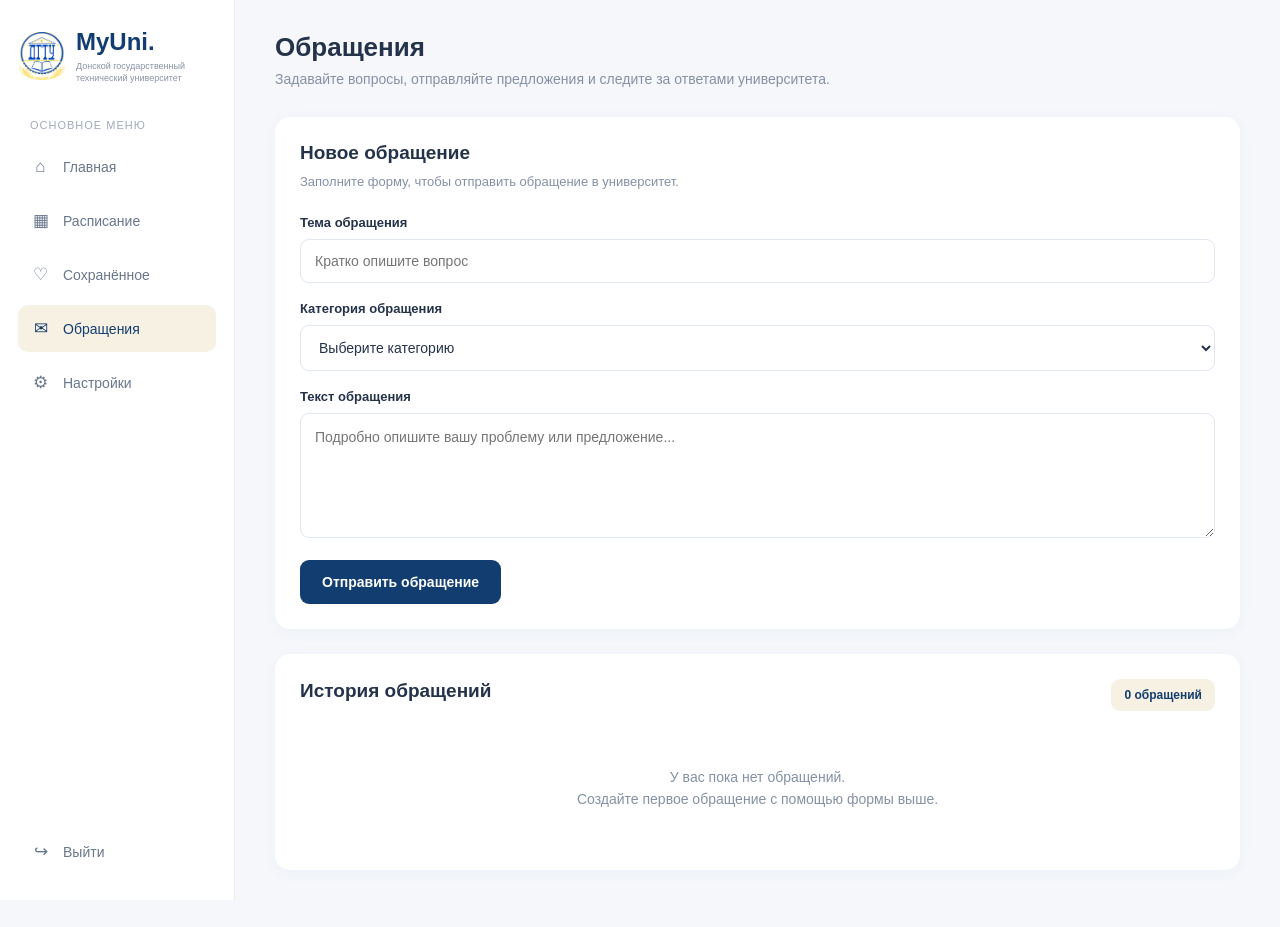
<file: alembic/html/appeals.html>
<!DOCTYPE html>
<html lang="ru">
<head>
    <meta charset="UTF-8">
    <meta name="viewport" content="width=device-width, initial-scale=1.0">
    <title>Обращения — MyUni</title>

    <style>
        * {
            box-sizing: border-box;
            margin: 0;
            padding: 0;
        }

        body {
            font-family: Arial, sans-serif;
            background: #f5f7fb;
            color: #24324a;
        }

        .layout {
            display: flex;
            min-height: 100vh;
        }

        /* Левое меню */

        .sidebar {
            width: 235px;
            background: white;
            border-right: 1px solid #e9edf3;
            padding: 28px 18px;
            position: fixed;
            top: 0;
            bottom: 0;
            left: 0;
        }

        .logo {
    display: flex;
    align-items: center;
    gap: 10px;
    margin-bottom: 35px;
}

.logo img {
    width: 48px;
    height: 48px;
    object-fit: contain;
    flex-shrink: 0;
}

.logo-text {
    display: flex;
    flex-direction: column;
    gap: 4px;
}

.logo-name {
    font-size: 24px;
    font-weight: bold;
    color: #123D70;
}

.logo-description {
    font-size: 9px;
    line-height: 1.35;
    color: #8993a5;
}

        .menu-title {
            color: #a0aaba;
            font-size: 11px;
            text-transform: uppercase;
            letter-spacing: 1px;
            padding: 0 12px;
            margin-bottom: 13px;
        }

        .menu {
            display: flex;
            flex-direction: column;
            gap: 7px;
        }

        .menu a {
            display: flex;
            align-items: center;
            gap: 12px;
            padding: 13px 12px;
            border-radius: 10px;
            text-decoration: none;
            color: #69778d;
            font-size: 14px;
            transition: 0.2s;
        }

        .menu a:hover,
        .menu a.active {
            background: #F7F1E3;
            color: #123D70;
        }

        .menu-icon {
            width: 21px;
            text-align: center;
            font-size: 17px;
        }

        .sidebar-bottom {
            position: absolute;
            bottom: 25px;
            left: 18px;
            right: 18px;
        }

        /* Основная область */

        .main {
            width: calc(100% - 235px);
            margin-left: 235px;
            padding: 32px 40px;
        }

        .header {
            margin-bottom: 30px;
        }

        .header h1 {
            font-size: 26px;
            margin-bottom: 8px;
        }

        .header p {
            color: #8491a5;
            font-size: 14px;
        }

        /* Общие карточки */

        .section-card {
            background: white;
            padding: 25px;
            border-radius: 15px;
            margin-bottom: 25px;
            box-shadow: 0 3px 15px rgba(30, 65, 110, 0.04);
        }

        .section-card h2 {
            font-size: 19px;
            margin-bottom: 8px;
        }

        .section-description {
            font-size: 13px;
            color: #8491a5;
            margin-bottom: 23px;
            line-height: 1.5;
        }

        /* Форма */

        .form-group {
            margin-bottom: 18px;
        }

        .form-group label {
            display: block;
            font-size: 13px;
            font-weight: bold;
            margin-bottom: 9px;
        }

        .form-group input,
        .form-group select,
        .form-group textarea {
            width: 100%;
            padding: 13px 14px;
            border: 1px solid #e1e7f0;
            border-radius: 9px;
            font-size: 14px;
            font-family: Arial, sans-serif;
            outline: none;
            background: white;
            color: #24324a;
        }

        .form-group input:focus,
        .form-group select:focus,
        .form-group textarea:focus {
            border-color: #123D70;
        }

        .form-group textarea {
            min-height: 125px;
            resize: vertical;
            line-height: 1.5;
        }

        .submit-button {
            padding: 14px 22px;
            background: #123D70;
            color: white;
            border: none;
            border-radius: 9px;
            font-size: 14px;
            font-weight: bold;
            cursor: pointer;
            transition: 0.2s;
        }

        .submit-button:hover {
            background: #185A96;
        }

        .message {
            display: none;
            margin-bottom: 16px;
            padding: 12px;
            border-radius: 8px;
            font-size: 13px;
            line-height: 1.5;
        }

        .message.error {
            display: block;
            color: #b42318;
            background: #fff0ee;
        }

        /* История обращений */

        .history-header {
            display: flex;
            justify-content: space-between;
            align-items: center;
            gap: 12px;
            margin-bottom: 20px;
        }

        .history-count {
            background: #F7F1E3;
            color: #123D70;
            padding: 9px 13px;
            border-radius: 9px;
            font-size: 12px;
            font-weight: bold;
        }

        .appeal-item {
            border: 1px solid #e8edf4;
            border-radius: 11px;
            padding: 18px;
            margin-bottom: 13px;
        }

        .appeal-top {
            display: flex;
            justify-content: space-between;
            align-items: flex-start;
            gap: 15px;
            margin-bottom: 12px;
        }

        .appeal-title {
            font-size: 15px;
            font-weight: bold;
            margin-bottom: 7px;
        }

        .appeal-category {
            font-size: 11px;
            color: #8491a5;
        }

        .appeal-description {
            font-size: 13px;
            line-height: 1.6;
            color: #69778d;
            margin-bottom: 13px;
            overflow-wrap: anywhere;
        }

        .appeal-date {
            font-size: 11px;
            color: #a0aaba;
        }

        .status {
            display: inline-block;
            white-space: nowrap;
            padding: 7px 10px;
            border-radius: 20px;
            font-size: 11px;
            font-weight: bold;
        }

        .status.pending {
            background: #fff5df;
            color: #b7791f;
        }

        .status.progress {
            background: #F7F1E3;
            color: #123D70;
        }

        .status.completed {
            background: #e8f8ef;
            color: #24834c;
        }

        .empty-message {
            text-align: center;
            padding: 35px 15px;
            color: #8491a5;
            font-size: 14px;
            line-height: 1.6;
        }

        @media (max-width: 900px) {
            .sidebar {
                width: 190px;
            }

            .main {
                width: calc(100% - 190px);
                margin-left: 190px;
                padding: 25px;
            }
        }

        @media (max-width: 650px) {
            .sidebar {
                position: static;
                width: 100%;
                border-right: none;
                border-bottom: 1px solid #e9edf3;
                padding: 15px;
            }

            .layout {
                display: block;
            }

            .logo {
                margin-bottom: 15px;
            }

            .menu-title,
            .sidebar-bottom {
                display: none;
            }

            .menu {
                flex-direction: row;
                flex-wrap: wrap;
            }

            .menu a {
                padding: 9px;
                font-size: 12px;
            }

            .main {
                width: 100%;
                margin-left: 0;
                padding: 22px 15px;
            }

            .section-card {
                padding: 20px 16px;
            }

            .appeal-top {
                flex-direction: column;
            }
        }
    </style>
</head>

<body>

<div class="layout">

    <!-- Левое меню -->

    <aside class="sidebar">

        <div class="logo">
    <img src="dgtu-logo.png" alt="Логотип ДГТУ">

    <div class="logo-text">
        <span class="logo-name">MyUni.</span>
        <span class="logo-description">
            Донской государственный<br>
            технический университет
        </span>
    </div>
</div>

        <p class="menu-title">Основное меню</p>

        <nav class="menu">

            <a href="home.html">
                <span class="menu-icon">⌂</span>
                Главная
            </a>

            <a href="schedule.html">
                <span class="menu-icon">▦</span>
                Расписание
            </a>

            <a href="saved.html">
                <span class="menu-icon">♡</span>
                Сохранённое
            </a>

            <a href="appeals.html" class="active">
                <span class="menu-icon">✉</span>
                Обращения
            </a>

            <a href="settings.html">
                <span class="menu-icon">⚙</span>
                Настройки
            </a>

        </nav>

        <div class="sidebar-bottom">
            <nav class="menu">
                <a href="login.html">
                    <span class="menu-icon">↪</span>
                    Выйти
                </a>
            </nav>
        </div>

    </aside>


    <!-- Основная область -->

    <main class="main">

        <header class="header">
            <h1>Обращения</h1>
            <p>
                Задавайте вопросы, отправляйте предложения
                и следите за ответами университета.
            </p>
        </header>


        <!-- Форма нового обращения -->

        <section class="section-card">

            <h2>Новое обращение</h2>

            <p class="section-description">
                Заполните форму, чтобы отправить обращение
                в университет.
            </p>

            <form id="appealForm">

                <div class="form-group">

                    <label for="appealTitle">
                        Тема обращения
                    </label>

                    <input
                        type="text"
                        id="appealTitle"
                        placeholder="Кратко опишите вопрос"
                        maxlength="120"
                        required
                    >

                </div>


                <div class="form-group">

                    <label for="appealCategory">
                        Категория обращения
                    </label>

                    <select id="appealCategory" required>

                        <option value="">Выберите категорию</option>

                        <option value="Учебный процесс">
                            Учебный процесс
                        </option>

                        <option value="Расписание">
                            Расписание
                        </option>

                        <option value="Общежитие">
                            Общежитие
                        </option>

                        <option value="Студенческая жизнь">
                            Студенческая жизнь
                        </option>

                        <option value="Предложение">
                            Предложение
                        </option>

                        <option value="Другое">
                            Другое
                        </option>

                    </select>

                </div>


                <div class="form-group">

                    <label for="appealDescription">
                        Текст обращения
                    </label>

                    <textarea
                        id="appealDescription"
                        placeholder="Подробно опишите вашу проблему или предложение..."
                        maxlength="2000"
                        required
                    ></textarea>

                </div>


                <div id="message" class="message"></div>

                <button type="submit" class="submit-button">
                    Отправить обращение
                </button>

            </form>

        </section>


        <!-- История обращений -->

        <section class="section-card">

            <div class="history-header">

                <h2>История обращений</h2>

                <div class="history-count" id="appealCount">
                    0 обращений
                </div>

            </div>

            <div id="appealList"></div>

        </section>

    </main>

</div>


<script>

    // Получаем сохранённые обращения из браузера

    let appeals = JSON.parse(
        localStorage.getItem("myUniAppeals") || "[]"
    );


    // Находим элементы страницы

    const appealForm = document.getElementById("appealForm");
    const appealList = document.getElementById("appealList");
    const appealCount = document.getElementById("appealCount");
    const message = document.getElementById("message");


    // Определяем стиль статуса

    function getStatusClass(status) {

        if (status === "В работе") {
            return "progress";
        }

        if (status === "Решено") {
            return "completed";
        }

        return "pending";

    }


    // Показываем историю обращений

    function renderAppeals() {

        appealList.innerHTML = "";

        appealCount.textContent =
            appeals.length + " обращений";


        // Если обращений пока нет

        if (appeals.length === 0) {

            appealList.innerHTML = `
                <div class="empty-message">
                    У вас пока нет обращений.<br>
                    Создайте первое обращение с помощью формы выше.
                </div>
            `;

            return;

        }


        // Перебираем все обращения

        appeals.forEach(function(appeal) {

            const item = document.createElement("article");

            item.className = "appeal-item";

            item.innerHTML = `

                <div class="appeal-top">

                    <div>

                        <div class="appeal-title">
                            ${appeal.title}
                        </div>

                        <div class="appeal-category">
                            ${appeal.category}
                        </div>

                    </div>

                    <span class="status ${getStatusClass(appeal.status)}">
                        ${appeal.status}
                    </span>

                </div>

                <p class="appeal-description">
                    ${appeal.description}
                </p>

                <div class="appeal-date">
                    Отправлено: ${appeal.date}
                </div>

            `;

            appealList.appendChild(item);

        });

    }


    // Создание нового обращения

    appealForm.addEventListener("submit", function(event) {

        event.preventDefault();


        const title = document.getElementById("appealTitle").value.trim();

        const category = document.getElementById("appealCategory").value;

        const description = document.getElementById("appealDescription").value.trim();


        // Проверяем заполнение формы

        if (!title || !category || !description) {

            message.textContent =
                "Пожалуйста, заполните все поля.";

            message.className = "message error";

            return;

        }


        // Создаём новое обращение

        const newAppeal = {

            id: Date.now(),

            title: title,

            category: category,

            description: description,

            date: new Date().toLocaleString("ru-RU"),

            status: "На рассмотрении"

        };


        // Добавляем обращение в начало списка

        appeals.unshift(newAppeal);


        // Сохраняем список в браузере

        localStorage.setItem(
            "myUniAppeals",
            JSON.stringify(appeals)
        );


        // Очищаем форму

        appealForm.reset();

        message.style.display = "none";


        // Обновляем историю

        renderAppeals();

    });


    // Загружаем обращения при открытии страницы

    renderAppeals();

</script>

</body>
</html>
</file>
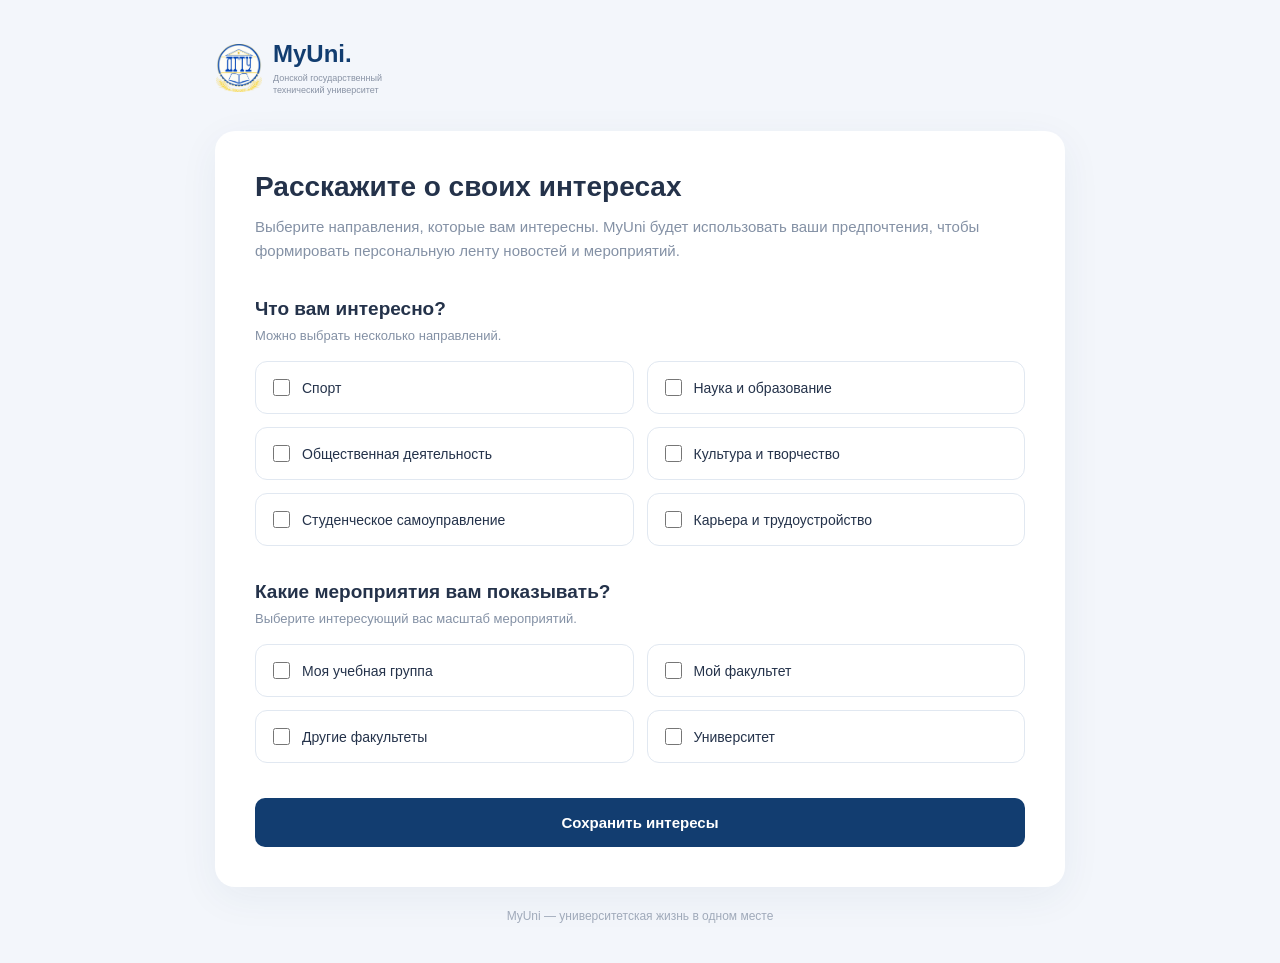
<file: alembic/html/interests.html>
<!DOCTYPE html>
<html lang="ru">
<head>
    <meta charset="UTF-8">
    <meta name="viewport" content="width=device-width, initial-scale=1.0">
    <title>Мои интересы — MyUni</title>

    <style>
        * {
            box-sizing: border-box;
            margin: 0;
            padding: 0;
        }

        body {
            font-family: Arial, sans-serif;
            background: #f3f6fb;
            color: #24324a;
            min-height: 100vh;
            padding: 40px 16px;
        }

        .container {
            max-width: 850px;
            margin: 0 auto;
        }

        .logo {
    display: flex;
    align-items: center;
    gap: 10px;
    margin-bottom: 35px;
}

.logo img {
    width: 48px;
    height: 48px;
    object-fit: contain;
    flex-shrink: 0;
}

.logo-text {
    display: flex;
    flex-direction: column;
    gap: 4px;
}

.logo-name {
    font-size: 24px;
    font-weight: bold;
    color: #123D70;
}

.logo-description {
    font-size: 9px;
    line-height: 1.35;
    color: #8993a5;
}

        .content {
            background: white;
            padding: 40px;
            border-radius: 20px;
            box-shadow: 0 10px 40px rgba(30, 65, 110, 0.06);
        }

        h1 {
            font-size: 28px;
            margin-bottom: 12px;
        }

        .subtitle {
            color: #8491a5;
            font-size: 15px;
            line-height: 1.6;
            margin-bottom: 35px;
        }

        .section-title {
            font-size: 19px;
            margin-bottom: 8px;
        }

        .section-description {
            color: #8491a5;
            font-size: 13px;
            margin-bottom: 18px;
        }

        .options {
            display: grid;
            grid-template-columns: repeat(2, 1fr);
            gap: 13px;
            margin-bottom: 35px;
        }

        .option {
            display: flex;
            align-items: center;
            gap: 12px;
            padding: 17px;
            border: 1px solid #e1e8f1;
            border-radius: 12px;
            cursor: pointer;
            transition: 0.2s;
        }

        .option:hover {
            border-color: #123D70;
            background: #f7faff;
        }

        .option:has(input:checked) {
            border-color: #123D70;
            background: #F7F1E3;
        }

        .option input {
            width: 17px;
            height: 17px;
            accent-color: #123D70;
            cursor: pointer;
            flex-shrink: 0;
        }

        .option span {
            font-size: 14px;
            font-weight: 500;
        }

        .save-button {
            width: 100%;
            padding: 16px;
            background: #123D70;
            color: white;
            border: none;
            border-radius: 10px;
            font-size: 15px;
            font-weight: bold;
            cursor: pointer;
            transition: 0.2s;
        }

        .save-button:hover {
            background: #185A96;
        }

        .message {
            display: none;
            color: #b42318;
            background: #fff0ee;
            padding: 12px;
            border-radius: 8px;
            margin-bottom: 15px;
            font-size: 13px;
        }

        .footer {
            text-align: center;
            color: #a0aaba;
            font-size: 12px;
            margin-top: 22px;
        }

        @media (max-width: 600px) {
            .content {
                padding: 25px 20px;
            }

            .options {
                grid-template-columns: 1fr;
            }
        }
    </style>
</head>

<body>

    <main class="container">

        <div class="logo">
    <img src="dgtu-logo.png" alt="Логотип ДГТУ">

    <div class="logo-text">
        <span class="logo-name">MyUni.</span>
        <span class="logo-description">
            Донской государственный<br>
            технический университет
        </span>
    </div>
</div>

        <section class="content">

            <h1>Расскажите о своих интересах</h1>

            <p class="subtitle">
                Выберите направления, которые вам интересны.
                MyUni будет использовать ваши предпочтения,
                чтобы формировать персональную ленту новостей
                и мероприятий.
            </p>

            <form id="interestsForm">

                <h2 class="section-title">Что вам интересно?</h2>

                <p class="section-description">
                    Можно выбрать несколько направлений.
                </p>

                <div class="options">

                    <label class="option">
                        <input type="checkbox" name="topics" value="sport">
                        <span>Спорт</span>
                    </label>

                    <label class="option">
                        <input type="checkbox" name="topics" value="science">
                        <span>Наука и образование</span>
                    </label>

                    <label class="option">
                        <input type="checkbox" name="topics" value="social">
                        <span>Общественная деятельность</span>
                    </label>

                    <label class="option">
                        <input type="checkbox" name="topics" value="culture">
                        <span>Культура и творчество</span>
                    </label>

                    <label class="option">
                        <input type="checkbox" name="topics" value="student">
                        <span>Студенческое самоуправление</span>
                    </label>

                    <label class="option">
                        <input type="checkbox" name="topics" value="career">
                        <span>Карьера и трудоустройство</span>
                    </label>

                </div>

                <h2 class="section-title">
                    Какие мероприятия вам показывать?
                </h2>

                <p class="section-description">
                    Выберите интересующий вас масштаб мероприятий.
                </p>

                <div class="options">

                    <label class="option">
                        <input type="checkbox" name="scope" value="group">
                        <span>Моя учебная группа</span>
                    </label>

                    <label class="option">
                        <input type="checkbox" name="scope" value="faculty">
                        <span>Мой факультет</span>
                    </label>

                    <label class="option">
                        <input type="checkbox" name="scope" value="other_faculties">
                        <span>Другие факультеты</span>
                    </label>

                    <label class="option">
                        <input type="checkbox" name="scope" value="university">
                        <span>Университет</span>
                    </label>

                </div>

                <div id="message" class="message"></div>

                <button type="submit" class="save-button">
                    Сохранить интересы
                </button>

            </form>

        </section>

        <div class="footer">
            MyUni — университетская жизнь в одном месте
        </div>

    </main>

    <script>
        const interestsForm = document.getElementById("interestsForm");

        interestsForm.addEventListener("submit", function(event) {
            event.preventDefault();

            const topics = document.querySelectorAll(
                'input[name="topics"]:checked'
            );

            const scopes = document.querySelectorAll(
                'input[name="scope"]:checked'
            );

            const message = document.getElementById("message");

            if (topics.length === 0 || scopes.length === 0) {
                message.textContent =
                    "Выберите хотя бы одну тему и один масштаб мероприятий.";

                message.style.display = "block";
                return;
            }

            const selectedTopics = Array.from(topics).map(item => item.value);
            const selectedScopes = Array.from(scopes).map(item => item.value);

            const preferences = {
                topics: selectedTopics,
                scopes: selectedScopes
            };

            localStorage.setItem(
                "myUniPreferences",
                JSON.stringify(preferences)
            );

            window.location.href = "home.html";
        });
    </script>

</body>
</html>
</file>
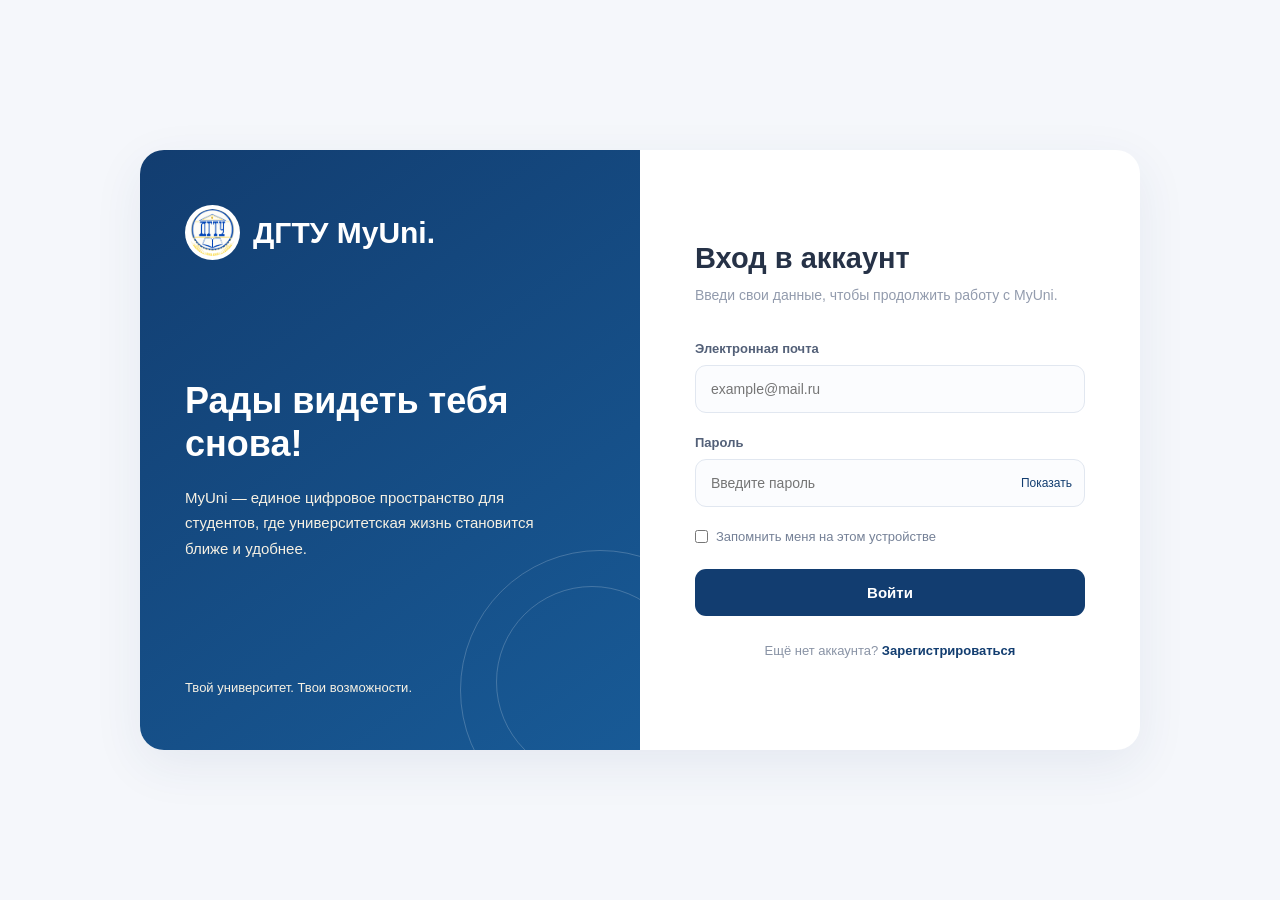
<file: alembic/html/login.html>
<!DOCTYPE html>
<html lang="ru">
<head>
    <meta charset="UTF-8">
    <meta name="viewport" content="width=device-width, initial-scale=1.0">
    <title>Вход | MyUni</title>

    <style>
        * {
            margin: 0;
            padding: 0;
            box-sizing: border-box;
            font-family: Arial, sans-serif;
        }

        body {
            min-height: 100vh;
            background: #f5f7fb;
            display: flex;
            align-items: center;
            justify-content: center;
            padding: 25px;
            color: #263247;
        }

        .login-container {
            width: 100%;
            max-width: 1000px;
            min-height: 600px;
            background: white;
            border-radius: 24px;
            overflow: hidden;
            display: grid;
            grid-template-columns: 1fr 1fr;
            box-shadow: 0 15px 50px rgba(40, 70, 110, 0.08);
        }

        .welcome-section {
            background: linear-gradient(145deg, #123D70, #185A96);
            color: white;
            padding: 55px 45px;
            display: flex;
            flex-direction: column;
            justify-content: space-between;
            position: relative;
            overflow: hidden;
        }

    .logo {
    display: flex;
    align-items: center;
    gap: 13px;
    font-size: 30px;
    font-weight: bold;
    }

    .logo img {
        width: 55px;
        height: 55px;
        object-fit: contain;
        background: white;
        border-radius: 50%;
        padding: 4px;
    }

        .welcome-content {
            position: relative;
            z-index: 1;
        }

        .welcome-content h1 {
            font-size: 36px;
            line-height: 1.2;
            margin-bottom: 20px;
        }

        .welcome-content p {
            font-size: 15px;
            line-height: 1.7;
            color: #F7F1E3;
            max-width: 350px;
        }

        .welcome-footer {
            font-size: 13px;
            color: #F7F1E3;
        }

        .decoration {
            position: absolute;
            width: 280px;
            height: 280px;
            border: 1px solid rgba(255, 255, 255, 0.2);
            border-radius: 50%;
            right: -100px;
            bottom: -80px;
        }

        .decoration::before {
            content: "";
            position: absolute;
            width: 190px;
            height: 190px;
            border: 1px solid rgba(255, 255, 255, 0.2);
            border-radius: 50%;
            top: 35px;
            left: 35px;
        }

        .form-section {
            padding: 65px 55px;
            display: flex;
            flex-direction: column;
            justify-content: center;
        }

        .form-section h2 {
            font-size: 29px;
            margin-bottom: 10px;
        }

        .subtitle {
            color: #929bad;
            font-size: 14px;
            margin-bottom: 35px;
            line-height: 1.5;
        }

        .form-group {
            margin-bottom: 22px;
        }

        .form-group label {
            display: block;
            font-size: 13px;
            font-weight: bold;
            margin-bottom: 9px;
            color: #536078;
        }

        .form-group input {
            width: 100%;
            padding: 15px;
            border: 1px solid #e1e7f0;
            border-radius: 11px;
            outline: none;
            font-size: 14px;
            background: #fbfcfe;
            transition: 0.2s;
        }

        .form-group input:focus {
            border-color: #185A96;
            background: white;
            box-shadow: 0 0 0 3px rgba(40, 120, 232, 0.08);
        }

        .password-wrapper {
            position: relative;
        }

        .password-wrapper input {
            padding-right: 65px;
        }

        .show-password {
            position: absolute;
            right: 13px;
            top: 50%;
            transform: translateY(-50%);
            border: none;
            background: none;
            color: #123D70;
            font-size: 12px;
            cursor: pointer;
        }

        .remember-row {
            display: flex;
            align-items: center;
            gap: 8px;
            margin: 5px 0 25px;
            font-size: 13px;
            color: #758197;
        }

        .remember-row input {
            accent-color: #123D70;
        }

        .login-button {
            width: 100%;
            padding: 15px;
            border: none;
            border-radius: 11px;
            background: #123D70;
            color: white;
            font-size: 15px;
            font-weight: bold;
            cursor: pointer;
            transition: 0.2s;
        }

        .login-button:hover {
            background: #185A96;
            transform: translateY(-1px);
        }

        .message {
            display: none;
            margin-top: 15px;
            padding: 12px;
            border-radius: 9px;
            font-size: 13px;
            line-height: 1.5;
        }

        .message.error {
            display: block;
            background: #fff0f0;
            color: #d34e4e;
        }

        .message.success {
            display: block;
            background: #edf9f1;
            color: #218653;
        }

        .register-link {
            text-align: center;
            margin-top: 27px;
            font-size: 13px;
            color: #8993a5;
        }

        .register-link a {
            color: #123D70;
            font-weight: bold;
            text-decoration: none;
        }

        .register-link a:hover {
            text-decoration: underline;
        }

        @media (max-width: 750px) {
            .login-container {
                grid-template-columns: 1fr;
                max-width: 480px;
            }

            .welcome-section {
                min-height: 240px;
                padding: 30px;
            }

            .welcome-content h1 {
                font-size: 27px;
            }

            .welcome-footer {
                margin-top: 25px;
            }

            .form-section {
                padding: 40px 30px;
            }
        }
    </style>
</head>

<body>

    <div class="login-container">

        <!-- Приветственная часть -->
        <section class="welcome-section">

            <div class="logo">
            <img src="dgtu-logo.png" alt="Логотип ДГТУ">
            <span>ДГТУ MyUni.</span>
            </div>

            <div class="welcome-content">
                <h1>Рады видеть тебя снова!</h1>

                <p>
                    MyUni — единое цифровое пространство
                    для студентов, где университетская жизнь
                    становится ближе и удобнее.
                </p>
            </div>

            <div class="welcome-footer">
                Твой университет. Твои возможности.
            </div>

            <div class="decoration"></div>

        </section>

        <!-- Форма входа -->
        <section class="form-section">

            <h2>Вход в аккаунт</h2>

            <p class="subtitle">
                Введи свои данные, чтобы продолжить работу с MyUni.
            </p>

            <form id="loginForm">

                <div class="form-group">
                    <label for="email">Электронная почта</label>

                    <input
                        type="email"
                        id="email"
                        placeholder="example@mail.ru"
                        required
                    >
                </div>

                <div class="form-group">
                    <label for="password">Пароль</label>

                    <div class="password-wrapper">
                        <input
                            type="password"
                            id="password"
                            placeholder="Введите пароль"
                            required
                        >

                        <button
                            type="button"
                            class="show-password"
                            id="showPassword"
                        >
                            Показать
                        </button>
                    </div>
                </div>

                <label class="remember-row">
                    <input type="checkbox" id="rememberMe">
                    Запомнить меня на этом устройстве
                </label>

                <button type="submit" class="login-button">
                    Войти
                </button>

                <div class="message" id="loginMessage"></div>

            </form>

            <div class="register-link">
                Ещё нет аккаунта?
                <a href="register.html">Зарегистрироваться</a>
            </div>

        </section>

    </div>

    <script>

        // Показываем или скрываем пароль
        document.getElementById("showPassword").addEventListener("click", function() {

            const passwordInput = document.getElementById("password");

            if (passwordInput.type === "password") {
                passwordInput.type = "text";
                this.textContent = "Скрыть";
            } else {
                passwordInput.type = "password";
                this.textContent = "Показать";
            }

        });

        // Обрабатываем форму входа
        document.getElementById("loginForm").addEventListener("submit", function(event) {

            event.preventDefault();

            const email = document.getElementById("email").value.trim();
            const password = document.getElementById("password").value;

            const message = document.getElementById("loginMessage");

            message.className = "message";

            if (email === "" || password === "") {
                message.textContent = "Заполни все поля.";
                message.classList.add("error");
                return;
            }

            // Проверяем, сохранён ли профиль на этом устройстве
            const savedProfile = JSON.parse(
                localStorage.getItem("myUniProfile")
            );

            if (savedProfile && savedProfile.email !== email) {
                message.textContent = "На этом устройстве сохранён другой профиль.";
                message.classList.add("error");
                return;
            }

            // Демонстрационный вход без проверки пароля через сервер
            message.textContent = "Вход выполнен! Перенаправляем на главную страницу.";
            message.classList.add("success");

            setTimeout(function() {
                window.location.href = "home.html";
            }, 1000);

        });

    </script>

</body>
</html>
</file>
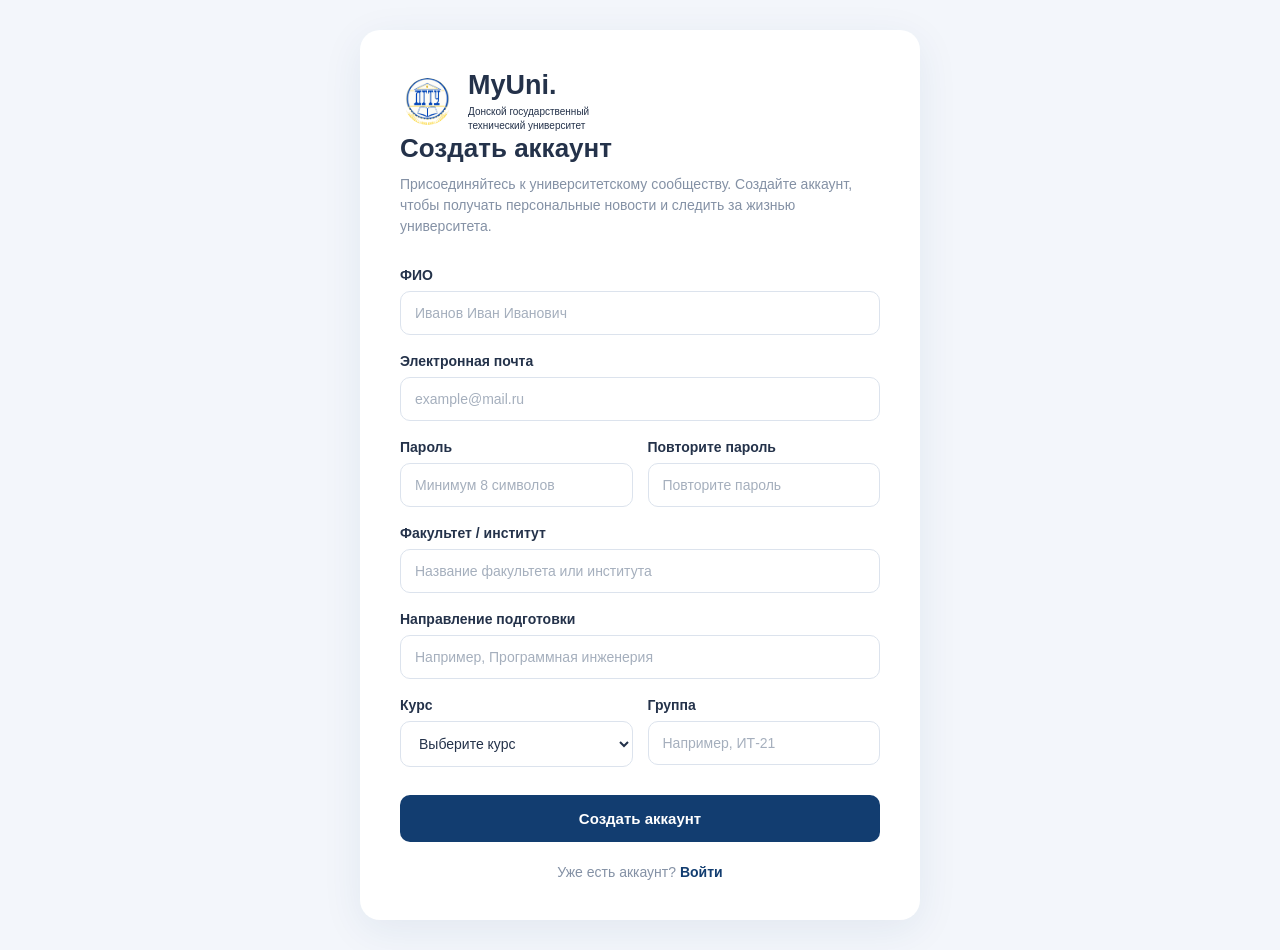
<file: alembic/html/register.html>
<!DOCTYPE html>
<html lang="ru">
<head>
    <meta charset="UTF-8">
    <meta name="viewport" content="width=device-width, initial-scale=1.0">
    <title>Регистрация — MyUni</title>

    <style>
        * {
            box-sizing: border-box;
            margin: 0;
            padding: 0;
        }

        body {
            font-family: Arial, sans-serif;
            background: #f3f6fb;
            color: #24324a;
            min-height: 100vh;
            display: flex;
            justify-content: center;
            align-items: center;
            padding: 30px 16px;
        }

        .register-container {
            width: 100%;
            max-width: 560px;
            background: white;
            padding: 40px;
            border-radius: 20px;
            box-shadow: 0 10px 40px rgba(30, 65, 110, 0.08);
        }

        .logo {
    display: flex;
    align-items: center;
    gap: 13px;
    font-weight: bold;
}

.logo img {
    width: 55px;
    height: 55px;
    object-fit: contain;
    background: white;
    border-radius: 50%;
    padding: 4px;
}

.logo-text {
    display: flex;
    flex-direction: column;
    gap: 4px;
}

.logo-name {
    font-size: 27px;
}

.logo-description {
    font-size: 10px;
    line-height: 1.4;
    font-weight: normal;
}

        h1 {
            font-size: 26px;
            margin-bottom: 10px;
        }

        .subtitle {
            color: #8491a5;
            font-size: 14px;
            line-height: 1.5;
            margin-bottom: 30px;
        }

        .form-group {
            margin-bottom: 18px;
        }

        label {
            display: block;
            font-size: 14px;
            font-weight: bold;
            margin-bottom: 8px;
        }

        input, select {
            width: 100%;
            padding: 13px 14px;
            border: 1px solid #dce3ed;
            border-radius: 10px;
            font-size: 14px;
            outline: none;
            background: white;
            color: #24324a;
            transition: border-color 0.2s;
        }

        input:focus, select:focus {
            border-color: #123D70;
        }

        input::placeholder {
            color: #a5afbd;
        }

        .form-row {
            display: grid;
            grid-template-columns: 1fr 1fr;
            gap: 15px;
        }

        .register-button {
            width: 100%;
            padding: 15px;
            margin-top: 10px;
            background: #123D70;
            color: white;
            border: none;
            border-radius: 10px;
            font-size: 15px;
            font-weight: bold;
            cursor: pointer;
            transition: background 0.2s;
        }

        .register-button:hover {
            background: #185A96;
        }

        .login-link {
            text-align: center;
            margin-top: 22px;
            font-size: 14px;
            color: #8491a5;
        }

        .login-link a {
            color: #123D70;
            text-decoration: none;
            font-weight: bold;
        }

        .login-link a:hover {
            text-decoration: underline;
        }

        .message {
            display: none;
            margin-top: 15px;
            padding: 12px;
            border-radius: 8px;
            font-size: 13px;
            line-height: 1.5;
        }

        .message.error {
            display: block;
            color: #b42318;
            background: #fff0ee;
        }

        @media (max-width: 500px) {
            .register-container {
                padding: 26px 20px;
            }

            .form-row {
                grid-template-columns: 1fr;
                gap: 0;
            }
        }
    </style>
</head>

<body>

    <main class="register-container">

        <div class="logo">
    <img src="dgtu-logo.png" alt="Логотип ДГТУ">

    <div class="logo-text">
        <span class="logo-name">MyUni.</span>
        <span class="logo-description">
            Донской государственный<br>
            технический университет
        </span>
    </div>
</div>

        <h1>Создать аккаунт</h1>

        <p class="subtitle">
            Присоединяйтесь к университетскому сообществу.
            Создайте аккаунт, чтобы получать персональные новости
            и следить за жизнью университета.
        </p>

        <form id="registerForm">

            <div class="form-group">
                <label for="fullName">ФИО</label>
                <input
                    type="text"
                    id="fullName"
                    placeholder="Иванов Иван Иванович"
                    required
                >
            </div>

            <div class="form-group">
                <label for="email">Электронная почта</label>
                <input
                    type="email"
                    id="email"
                    placeholder="example@mail.ru"
                    required
                >
            </div>

            <div class="form-row">

                <div class="form-group">
                    <label for="password">Пароль</label>
                    <input
                        type="password"
                        id="password"
                        placeholder="Минимум 8 символов"
                        minlength="8"
                        required
                    >
                </div>

                <div class="form-group">
                    <label for="confirmPassword">Повторите пароль</label>
                    <input
                        type="password"
                        id="confirmPassword"
                        placeholder="Повторите пароль"
                        required
                    >
                </div>

            </div>

            <div class="form-group">
                <label for="faculty">Факультет / институт</label>
                <input
                    type="text"
                    id="faculty"
                    placeholder="Название факультета или института"
                    required
                >
            </div>

            <div class="form-group">
                <label for="program">Направление подготовки</label>
                <input
                    type="text"
                    id="program"
                    placeholder="Например, Программная инженерия"
                    required
                >
            </div>

            <div class="form-row">

                <div class="form-group">
                    <label for="course">Курс</label>
                    <select id="course" required>
                        <option value="">Выберите курс</option>
                        <option value="1">1 курс</option>
                        <option value="2">2 курс</option>
                        <option value="3">3 курс</option>
                        <option value="4">4 курс</option>
                        <option value="5">5 курс</option>
                        <option value="6">6 курс</option>
                    </select>
                </div>

                <div class="form-group">
                    <label for="group">Группа</label>
                    <input
                        type="text"
                        id="group"
                        placeholder="Например, ИТ-21"
                        required
                    >
                </div>

            </div>

            <div id="message" class="message"></div>

            <button type="submit" class="register-button">
                Создать аккаунт
            </button>

        </form>

        <div class="login-link">
            Уже есть аккаунт?
            <a href="login.html">Войти</a>
        </div>

    </main>

    
<script>
    const API_URL = "http://127.0.0.1:8000/api/v1";

    const registerForm = document.getElementById("registerForm");
    const message = document.getElementById("message");
    const registerButton = registerForm.querySelector(
        'button[type="submit"]'
    );

    registerForm.addEventListener("submit", async function(event) {
        event.preventDefault();

        const fullName = document.getElementById("fullName").value.trim();
        const email = document.getElementById("email").value.trim();
        const password = document.getElementById("password").value;
        const confirmPassword = document.getElementById("confirmPassword").value;

        if (password !== confirmPassword) {
            message.textContent = "Пароли не совпадают.";
            message.className = "message error";
            return;
        }

        registerButton.disabled = true;
        registerButton.textContent = "Создаём аккаунт...";

        message.textContent = "";
        message.className = "message";

        try {
            // 1. Создаём аккаунт
            const registerResponse = await fetch(
                `${API_URL}/auth/register`,
                {
                    method: "POST",
                    headers: {
                        "Content-Type": "application/json"
                    },
                    body: JSON.stringify({
                        full_name: fullName,
                        email: email,
                        password: password,
                        role: "student"
                    })
                }
            );

            const registerData = await registerResponse.json();

            if (!registerResponse.ok) {
                throw new Error(
                    typeof registerData.detail === "string"
                        ? registerData.detail
                        : JSON.stringify(registerData.detail || "Ошибка регистрации")
                );
            }

            // 2. Автоматически выполняем вход
            const loginResponse = await fetch(
                `${API_URL}/auth/login`,
                {
                    method: "POST",
                    headers: {
                        "Content-Type": "application/json"
                    },
                    body: JSON.stringify({
                        email: email,
                        password: password
                    })
                }
            );

            const loginData = await loginResponse.json();

            if (!loginResponse.ok) {
                throw new Error(
                    loginData.detail || "Не удалось выполнить вход"
                );
            }

            // 3. Получаем и сохраняем токен
            const token =
                loginData.access_token ||
                loginData.result?.access_token;

            if (!token) {
                throw new Error("Сервер не вернул токен авторизации");
            }

            localStorage.setItem("myUniToken", token);

            localStorage.setItem(
                "myUniUser",
                JSON.stringify({
                    fullName: fullName,
                    email: email
                })
            );

            // 4. Переходим к выбору интересов
            message.textContent = "Аккаунт создан! Перенаправляем...";
            message.className = "message success";

            window.location.href = "interests.html";

        } catch (error) {
            message.textContent = error.message;
            message.className = "message error";

            registerButton.disabled = false;
            registerButton.textContent = "Создать аккаунт";
        }
    });
</script>


</body>
</html>
</file>
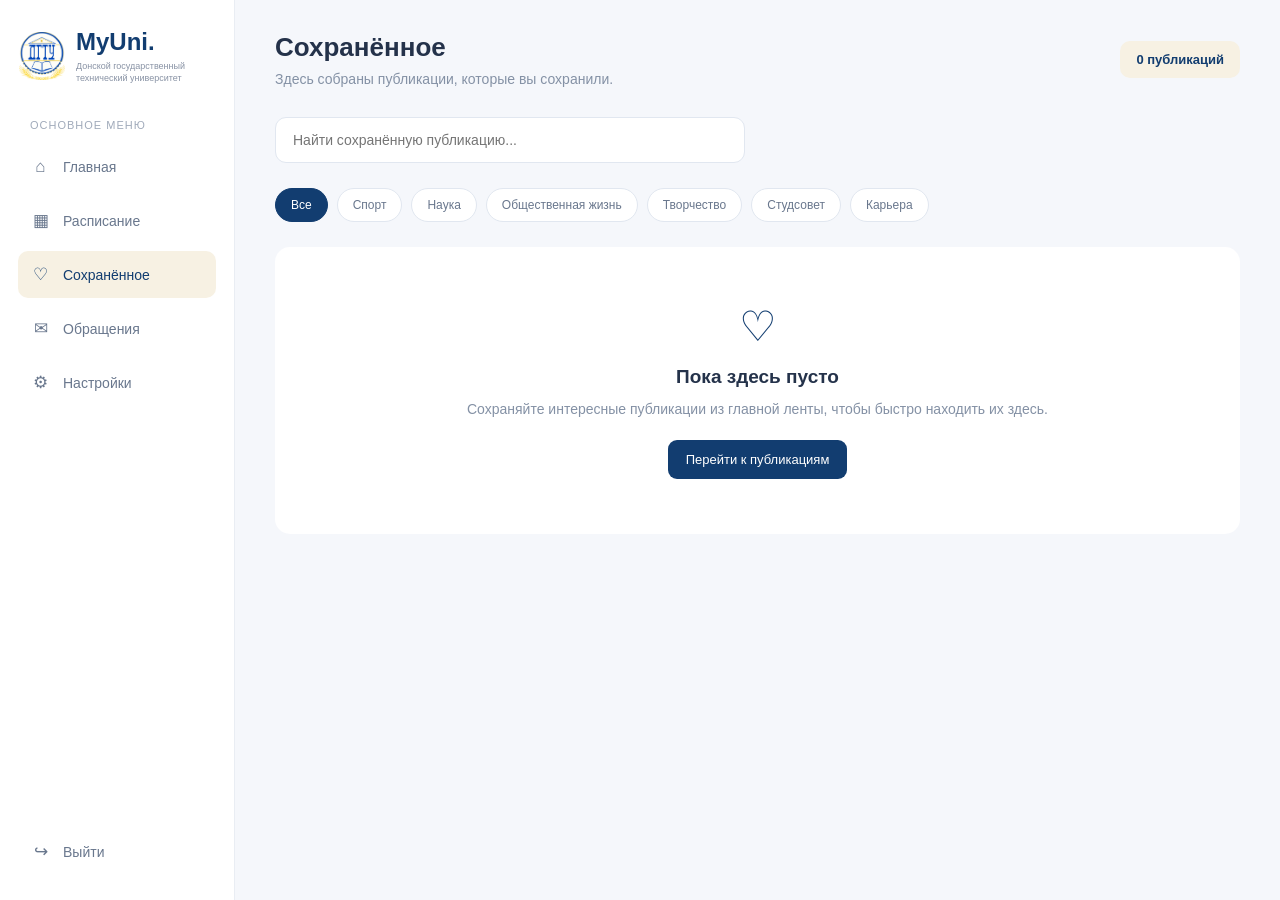
<file: alembic/html/saved.html>
<!DOCTYPE html>
<html lang="ru">
<head>
    <meta charset="UTF-8">
    <meta name="viewport" content="width=device-width, initial-scale=1.0">
    <title>Сохранённое — MyUni</title>

    <style>
        * {
            box-sizing: border-box;
            margin: 0;
            padding: 0;
        }

        body {
            font-family: Arial, sans-serif;
            background: #f5f7fb;
            color: #24324a;
        }

        .layout {
            display: flex;
            min-height: 100vh;
        }

        /* Левое меню */

        .sidebar {
            width: 235px;
            background: white;
            border-right: 1px solid #e9edf3;
            padding: 28px 18px;
            position: fixed;
            top: 0;
            bottom: 0;
            left: 0;
        }

        .logo {
    display: flex;
    align-items: center;
    gap: 10px;
    margin-bottom: 35px;
}

.logo img {
    width: 48px;
    height: 48px;
    object-fit: contain;
    flex-shrink: 0;
}

.logo-text {
    display: flex;
    flex-direction: column;
    gap: 4px;
}

.logo-name {
    font-size: 24px;
    font-weight: bold;
    color: #123D70;
}

.logo-description {
    font-size: 9px;
    line-height: 1.35;
    color: #8993a5;
}

        .menu-title {
            color: #a0aaba;
            font-size: 11px;
            text-transform: uppercase;
            letter-spacing: 1px;
            padding: 0 12px;
            margin-bottom: 13px;
        }

        .menu {
            display: flex;
            flex-direction: column;
            gap: 7px;
        }

        .menu a {
            display: flex;
            align-items: center;
            gap: 12px;
            padding: 13px 12px;
            border-radius: 10px;
            text-decoration: none;
            color: #69778d;
            font-size: 14px;
            transition: 0.2s;
        }

        .menu a:hover,
        .menu a.active {
            background: #F7F1E3;
            color: #123D70;
        }

        .menu-icon {
            width: 21px;
            text-align: center;
            font-size: 17px;
        }

        .sidebar-bottom {
            position: absolute;
            bottom: 25px;
            left: 18px;
            right: 18px;
        }

        /* Основная область */

        .main {
            width: calc(100% - 235px);
            margin-left: 235px;
            padding: 32px 40px;
        }

        .header {
            display: flex;
            justify-content: space-between;
            align-items: center;
            margin-bottom: 30px;
        }

        .header h1 {
            font-size: 26px;
            margin-bottom: 8px;
        }

        .header p {
            font-size: 14px;
            color: #8491a5;
        }

        .counter {
            background: #F7F1E3;
            color: #123D70;
            padding: 11px 16px;
            border-radius: 10px;
            font-size: 13px;
            font-weight: bold;
        }

        /* Поиск */

        .search {
            max-width: 470px;
            margin-bottom: 25px;
        }

        .search input {
            width: 100%;
            padding: 14px 17px;
            border: 1px solid #e1e7f0;
            border-radius: 11px;
            background: white;
            font-size: 14px;
            outline: none;
        }

        .search input:focus {
            border-color: #123D70;
        }

        /* Фильтры */

        .filters {
            display: flex;
            gap: 9px;
            flex-wrap: wrap;
            margin-bottom: 25px;
        }

        .filter {
            padding: 9px 15px;
            border: 1px solid #e1e7f0;
            border-radius: 20px;
            background: white;
            color: #69778d;
            font-size: 12px;
            cursor: pointer;
        }

        .filter:hover,
        .filter.active {
            background: #123D70;
            border-color: #123D70;
            color: white;
        }

        /* Карточки */

        .feed {
            columns: 3 230px;
            column-gap: 20px;
        }

        .post-card {
            display: inline-block;
            width: 100%;
            margin-bottom: 20px;
            background: white;
            border-radius: 15px;
            overflow: hidden;
            box-shadow: 0 3px 15px rgba(30, 65, 110, 0.04);
            break-inside: avoid;
        }

        .post-image {
            width: 100%;
            display: block;
            object-fit: cover;
            max-height: 260px;
        }

        .post-content {
            padding: 17px;
        }

        .post-category {
            display: inline-block;
            color: #123D70;
            background: #F7F1E3;
            padding: 6px 9px;
            border-radius: 6px;
            font-size: 10px;
            font-weight: bold;
            margin-bottom: 11px;
        }

        .post-title {
            font-size: 16px;
            line-height: 1.4;
            margin-bottom: 9px;
        }

        .post-description {
            font-size: 13px;
            color: #8491a5;
            line-height: 1.6;
            margin-bottom: 15px;
        }

        .post-footer {
            display: flex;
            justify-content: space-between;
            align-items: center;
            gap: 10px;
        }

        .post-date {
            font-size: 11px;
            color: #a0aaba;
        }

        .remove-button {
            border: none;
            background: #fff0f0;
            color: #d34b4b;
            border-radius: 8px;
            padding: 8px 11px;
            cursor: pointer;
            font-size: 12px;
        }

        /* Пустое состояние */

        .empty-message {
            display: none;
            background: white;
            border-radius: 15px;
            padding: 55px 20px;
            text-align: center;
        }

        .empty-icon {
            font-size: 42px;
            margin-bottom: 15px;
            color: #123D70;
        }

        .empty-message h2 {
            font-size: 19px;
            margin-bottom: 10px;
        }

        .empty-message p {
            font-size: 14px;
            color: #8491a5;
            line-height: 1.6;
            margin-bottom: 20px;
        }

        .home-button {
            display: inline-block;
            background: #123D70;
            color: white;
            text-decoration: none;
            padding: 12px 18px;
            border-radius: 9px;
            font-size: 13px;
        }

        @media (max-width: 900px) {
            .sidebar {
                width: 190px;
            }

            .main {
                width: calc(100% - 190px);
                margin-left: 190px;
                padding: 25px;
            }
        }

        @media (max-width: 650px) {
            .sidebar {
                position: static;
                width: 100%;
                border-right: none;
                border-bottom: 1px solid #e9edf3;
                padding: 15px;
            }

            .layout {
                display: block;
            }

            .logo {
                margin-bottom: 15px;
            }

            .menu-title,
            .sidebar-bottom {
                display: none;
            }

            .menu {
                flex-direction: row;
                flex-wrap: wrap;
            }

            .menu a {
                padding: 9px;
                font-size: 12px;
            }

            .main {
                width: 100%;
                margin-left: 0;
                padding: 22px 15px;
            }

            .feed {
                columns: 2 140px;
                column-gap: 12px;
            }

            .header {
                align-items: flex-start;
                gap: 12px;
            }
        }
    </style>
</head>

<body>

<div class="layout">

    <!-- Левое меню -->

    <aside class="sidebar">

        <div class="logo">
    <img src="dgtu-logo.png" alt="Логотип ДГТУ">

    <div class="logo-text">
        <span class="logo-name">MyUni.</span>
        <span class="logo-description">
            Донской государственный<br>
            технический университет
        </span>
    </div>
</div>

        <p class="menu-title">Основное меню</p>

        <nav class="menu">

            <a href="home.html">
                <span class="menu-icon">⌂</span>
                Главная
            </a>

            <a href="schedule.html">
                <span class="menu-icon">▦</span>
                Расписание
            </a>

            <a href="saved.html" class="active">
                <span class="menu-icon">♡</span>
                Сохранённое
            </a>

            <a href="appeals.html">
                <span class="menu-icon">✉</span>
                Обращения
            </a>

            <a href="settings.html">
                <span class="menu-icon">⚙</span>
                Настройки
            </a>

        </nav>

        <div class="sidebar-bottom">
            <nav class="menu">
                <a href="login.html">
                    <span class="menu-icon">↪</span>
                    Выйти
                </a>
            </nav>
        </div>

    </aside>


    <!-- Основная часть -->

    <main class="main">

        <header class="header">

            <div>
                <h1>Сохранённое</h1>
                <p>Здесь собраны публикации, которые вы сохранили.</p>
            </div>

            <div class="counter" id="counter">
                0 публикаций
            </div>

        </header>


        <!-- Поиск -->

        <div class="search">
            <input
                type="text"
                id="searchInput"
                placeholder="Найти сохранённую публикацию..."
            >
        </div>


        <!-- Категории -->

        <div class="filters">

            <button class="filter active" data-category="all">
                Все
            </button>

            <button class="filter" data-category="sport">
                Спорт
            </button>

            <button class="filter" data-category="science">
                Наука
            </button>

            <button class="filter" data-category="social">
                Общественная жизнь
            </button>

            <button class="filter" data-category="culture">
                Творчество
            </button>

            <button class="filter" data-category="student">
                Студсовет
            </button>

            <button class="filter" data-category="career">
                Карьера
            </button>

        </div>


        <!-- Сохранённые карточки -->

        <section class="feed" id="feed"></section>


        <!-- Сообщение, если ничего не сохранено -->

        <section class="empty-message" id="emptyMessage">

            <div class="empty-icon">♡</div>

            <h2>Пока здесь пусто</h2>

            <p>
                Сохраняйте интересные публикации из главной ленты,
                чтобы быстро находить их здесь.
            </p>

            <a href="home.html" class="home-button">
                Перейти к публикациям
            </a>

        </section>

    </main>

</div>


<script>

    // Демонстрационные публикации.
    // Они должны соответствовать публикациям из home.html.

    const posts = [

        {
            id: 1,
            title: "Студенческая жизнь университета",
            category: "social",
            categoryName: "Общественная жизнь",
            description: "Знакомьтесь с университетскими инициативами, новыми проектами и возможностями для студентов.",
            date: "18 ноября 2026",
            image: "https://images.unsplash.com/photo-1523580494863-6f3031224c94?w=700"
        },

        {
            id: 2,
            title: "Спортивные соревнования",
            category: "sport",
            categoryName: "Спорт",
            description: "Узнайте о спортивных событиях, соревнованиях и возможностях представлять свой факультет.",
            date: "17 ноября 2026",
            image: "https://images.unsplash.com/photo-1546519638-68e109498ffc?w=700"
        },

        {
            id: 3,
            title: "Новые возможности для обучения",
            category: "science",
            categoryName: "Наука и образование",
            description: "Образовательные проекты, научные встречи и новые возможности для развития.",
            date: "16 ноября 2026",
            image: "https://images.unsplash.com/photo-1523050854058-8df90110c9f1?w=700"
        },

        {
            id: 4,
            title: "Творчество и студенческие проекты",
            category: "culture",
            categoryName: "Культура и творчество",
            description: "Участвуйте в творческих проектах, концертах и культурных мероприятиях.",
            date: "15 ноября 2026",
            image: "https://images.unsplash.com/photo-1501386761578-eac5c94b800a?w=700"
        },

        {
            id: 5,
            title: "Возможности студенческого самоуправления",
            category: "student",
            categoryName: "Студсовет",
            description: "Студенческий совет — возможность влиять на университетскую жизнь и реализовывать свои идеи.",
            date: "14 ноября 2026",
            image: "https://images.unsplash.com/photo-1521737711867-e3b97375f902?w=700"
        },

        {
            id: 6,
            title: "Карьерные перспективы",
            category: "career",
            categoryName: "Карьера",
            description: "Узнайте о стажировках, встречах с работодателями и профессиональном развитии.",
            date: "13 ноября 2026",
            image: "https://images.unsplash.com/photo-1521737604893-d14cc237f11d?w=700"
        },

        {
            id: 7,
            title: "Научные исследования студентов",
            category: "science",
            categoryName: "Наука и образование",
            description: "Узнайте, как принять участие в научных исследованиях и университетских проектах.",
            date: "12 ноября 2026",
            image: "https://images.unsplash.com/photo-1531482615713-2afd69097998?w=700"
        },

        {
            id: 8,
            title: "Командные мероприятия",
            category: "social",
            categoryName: "Общественная жизнь",
            description: "Новые знакомства, совместные идеи и проекты, которые объединяют студентов.",
            date: "11 ноября 2026",
            image: "https://images.unsplash.com/photo-1511632765486-a01980e01a18?w=700"
        }

    ];


    // Получаем сохранённые ID из браузера

    let savedPosts = JSON.parse(
        localStorage.getItem("myUniSavedPosts") || "[]"
    );


    // Текущая категория

    let currentCategory = "all";


    // Находим элементы страницы

    const feed = document.getElementById("feed");
    const searchInput = document.getElementById("searchInput");
    const emptyMessage = document.getElementById("emptyMessage");
    const counter = document.getElementById("counter");


    // Показываем сохранённые публикации

    function renderSavedPosts() {

        const searchText = searchInput.value.toLowerCase();

        const filteredPosts = posts.filter(function(post) {

            const isSaved = savedPosts.includes(post.id);

            const matchesCategory =
                currentCategory === "all" ||
                post.category === currentCategory;

            const matchesSearch =
                post.title.toLowerCase().includes(searchText) ||
                post.description.toLowerCase().includes(searchText);

            return isSaved && matchesCategory && matchesSearch;

        });


        // Очищаем предыдущие карточки

        feed.innerHTML = "";


        // Обновляем количество сохранённых публикаций

        counter.textContent =
            savedPosts.length + " публикаций";


        // Проверяем, есть ли карточки

        if (filteredPosts.length === 0) {

            feed.style.display = "none";
            emptyMessage.style.display = "block";

        } else {

            feed.style.display = "block";
            emptyMessage.style.display = "none";

        }


        // Создаём карточки

        filteredPosts.forEach(function(post) {

            const card = document.createElement("article");

            card.className = "post-card";

            card.innerHTML = `
                <img
                    class="post-image"
                    src="${post.image}"
                    alt="Изображение публикации"
                    loading="lazy"
                >

                <div class="post-content">

                    <span class="post-category">
                        ${post.categoryName}
                    </span>

                    <h2 class="post-title">
                        ${post.title}
                    </h2>

                    <p class="post-description">
                        ${post.description}
                    </p>

                    <div class="post-footer">

                        <span class="post-date">
                            ${post.date}
                        </span>

                        <button
                            class="remove-button"
                            data-id="${post.id}"
                        >
                            ♥ Удалить
                        </button>

                    </div>

                </div>
            `;

            feed.appendChild(card);

        });

    }


    // Фильтрация по категориям

    document.querySelectorAll(".filter").forEach(function(button) {

        button.addEventListener("click", function() {

            document.querySelectorAll(".filter").forEach(function(filter) {
                filter.classList.remove("active");
            });

            button.classList.add("active");

            currentCategory = button.dataset.category;

            renderSavedPosts();

        });

    });


    // Поиск

    searchInput.addEventListener("input", renderSavedPosts);


    // Удаление из сохранённого

    feed.addEventListener("click", function(event) {

        const button = event.target.closest(".remove-button");

        if (!button) {
            return;
        }

        const postId = Number(button.dataset.id);

        savedPosts = savedPosts.filter(function(id) {
            return id !== postId;
        });

        localStorage.setItem(
            "myUniSavedPosts",
            JSON.stringify(savedPosts)
        );

        renderSavedPosts();

    });


    // Первоначальная загрузка

    renderSavedPosts();

</script>

</body>
</html>
</file>
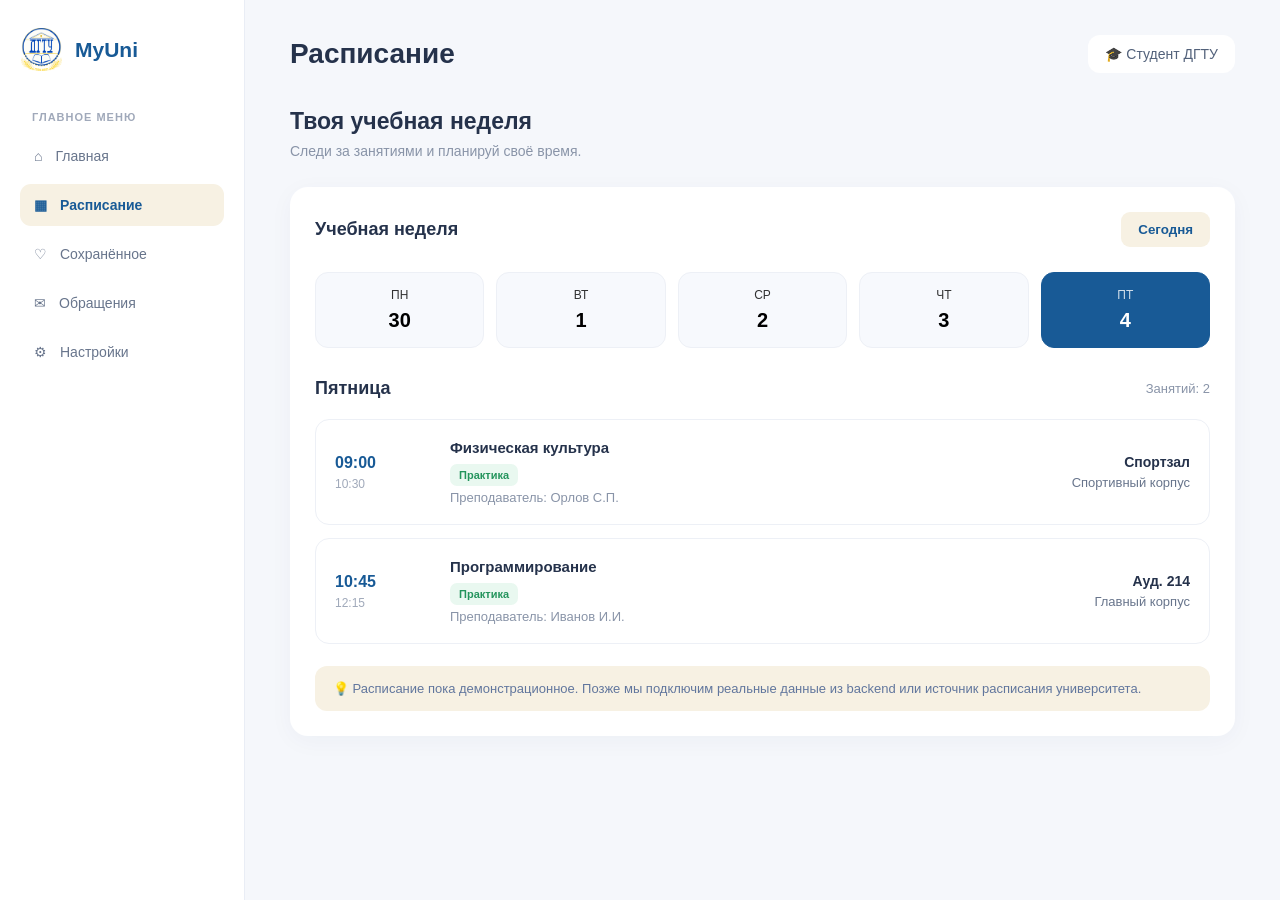
<file: alembic/html/schedule.html>
<!DOCTYPE html>
<html lang="ru">
<head>
    <meta charset="UTF-8">
    <meta name="viewport" content="width=device-width, initial-scale=1.0">
    <title>Расписание | MyUni</title>

    <style>
        * {
            margin: 0;
            padding: 0;
            box-sizing: border-box;
            font-family: Arial, sans-serif;
        }

        body {
            background: #f5f7fb;
            color: #25324b;
        }

        .layout {
            display: flex;
            min-height: 100vh;
        }

        /* Боковое меню */
        .sidebar {
            width: 245px;
            background: white;
            padding: 28px 20px;
            border-right: 1px solid #e9edf5;
            position: fixed;
            height: 100vh;
        }

        .logo {
            display: flex;
            align-items: center;
            gap: 12px;
            margin-bottom: 40px;
            font-size: 21px;
            font-weight: bold;
            color: #185A96;
        }

        .logo img {
            width: 43px;
            height: 43px;
            object-fit: contain;
        }

        .menu-title {
            color: #a0a9ba;
            font-size: 11px;
            font-weight: bold;
            margin: 25px 0 12px 12px;
            letter-spacing: 1px;
        }

        .menu a {
            display: flex;
            align-items: center;
            gap: 13px;
            padding: 13px 14px;
            margin-bottom: 7px;
            text-decoration: none;
            color: #68758c;
            border-radius: 11px;
            font-size: 14px;
            transition: 0.2s;
        }

        .menu a:hover,
        .menu a.active {
            background: #F7F1E3;
            color: #185A96;
        }

        .menu a.active {
            font-weight: bold;
        }

        /* Основная часть */
        .main {
            margin-left: 245px;
            width: calc(100% - 245px);
            padding: 35px 45px;
        }

        .topbar {
            display: flex;
            justify-content: space-between;
            align-items: center;
            margin-bottom: 35px;
        }

        .topbar h1 {
            font-size: 28px;
            color: #25324b;
        }

        .user {
            background: white;
            padding: 11px 17px;
            border-radius: 12px;
            color: #52617a;
            font-size: 14px;
        }

        .welcome {
            margin-bottom: 28px;
        }

        .welcome h2 {
            font-size: 23px;
            margin-bottom: 8px;
        }

        .welcome p {
            color: #8994a8;
            font-size: 14px;
        }

        /* Переключатель дней */
        .schedule-panel {
            background: white;
            border-radius: 18px;
            padding: 25px;
            box-shadow: 0 5px 25px rgba(30, 55, 90, 0.04);
        }

        .panel-header {
            display: flex;
            justify-content: space-between;
            align-items: center;
            margin-bottom: 25px;
            gap: 15px;
            flex-wrap: wrap;
        }

        .panel-header h3 {
            font-size: 18px;
        }

        .today-btn {
            border: none;
            background: #F7F1E3;
            color: #185A96;
            padding: 10px 17px;
            border-radius: 9px;
            cursor: pointer;
            font-weight: bold;
        }

        .today-btn:hover {
            background: #F7F1E3;
        }

        .week {
            display: grid;
            grid-template-columns: repeat(5, 1fr);
            gap: 12px;
            margin-bottom: 30px;
        }

        .day {
            background: #f7f9fd;
            border: 1px solid #edf0f6;
            padding: 15px 8px;
            border-radius: 13px;
            cursor: pointer;
            text-align: center;
            transition: 0.2s;
        }

        .day:hover {
            border-color: #D9A83E;
        }

        .day.active {
            background: #185A96;
            color: white;
            border-color: #185A96;
        }

        .day-name {
            font-size: 12px;
            margin-bottom: 7px;
            opacity: 0.8;
        }

        .day-date {
            font-size: 20px;
            font-weight: bold;
        }

        /* Список занятий */
        .day-heading {
            display: flex;
            justify-content: space-between;
            align-items: center;
            margin-bottom: 20px;
        }

        .day-heading h3 {
            font-size: 18px;
        }

        .lesson-count {
            color: #8994a8;
            font-size: 13px;
        }

        .lesson {
            display: grid;
            grid-template-columns: 95px 1fr auto;
            gap: 20px;
            align-items: center;
            padding: 19px;
            border: 1px solid #edf0f6;
            border-radius: 14px;
            margin-bottom: 13px;
            transition: 0.2s;
        }

        .lesson:hover {
            border-color: #F7F1E3;
            transform: translateY(-2px);
        }

        .lesson-time {
            color: #185A96;
            font-size: 16px;
            font-weight: bold;
        }

        .lesson-time span {
            display: block;
            font-size: 12px;
            color: #a0a9ba;
            font-weight: normal;
            margin-top: 5px;
        }

        .lesson-info h4 {
            font-size: 15px;
            margin-bottom: 8px;
        }

        .lesson-info p {
            font-size: 13px;
            color: #8994a8;
            margin-top: 4px;
        }

        .lesson-type {
            display: inline-block;
            padding: 5px 9px;
            border-radius: 7px;
            font-size: 11px;
            font-weight: bold;
            background: #F7F1E3;
            color: #185A96;
        }

        .practice {
            background: #e9f8f0;
            color: #23945c;
        }

        .lab {
            background: #fff4e5;
            color: #d58a20;
        }

        .room {
            text-align: right;
            color: #68758c;
            font-size: 13px;
        }

        .room strong {
            display: block;
            color: #25324b;
            font-size: 14px;
            margin-bottom: 5px;
        }

        .empty {
            text-align: center;
            padding: 55px 15px;
            color: #8994a8;
        }

        .empty-icon {
            font-size: 38px;
            margin-bottom: 15px;
        }

        .note {
            margin-top: 22px;
            padding: 15px 18px;
            background: #F7F1E3;
            color: #61769d;
            border-radius: 12px;
            font-size: 13px;
        }

        @media (max-width: 850px) {
            .sidebar {
                width: 190px;
                padding: 22px 12px;
            }

            .main {
                margin-left: 190px;
                width: calc(100% - 190px);
                padding: 25px 20px;
            }

            .lesson {
                grid-template-columns: 75px 1fr;
            }

            .room {
                grid-column: 2;
                text-align: left;
            }
        }

        @media (max-width: 600px) {
            .sidebar {
                width: 65px;
                padding: 20px 7px;
            }

            .logo {
                justify-content: center;
            }

            .logo span,
            .menu-title,
            .menu a .menu-text {
                display: none;
            }

            .menu a {
                justify-content: center;
                padding: 13px 5px;
                font-size: 19px;
            }

            .main {
                margin-left: 65px;
                width: calc(100% - 65px);
                padding: 20px 12px;
            }

            .topbar h1 {
                font-size: 22px;
            }

            .user {
                display: none;
            }

            .schedule-panel {
                padding: 15px;
            }

            .week {
                gap: 5px;
            }

            .day {
                padding: 12px 3px;
            }

            .day-name {
                font-size: 10px;
            }

            .day-date {
                font-size: 16px;
            }

            .lesson {
                gap: 12px;
                padding: 13px;
            }
        }
    </style>
</head>

<body>

<div class="layout">

    <!-- Боковое меню -->
    <aside class="sidebar">

        <div class="logo">
            <img src="dgtu-logo.png" alt="ДГТУ">
            <span>MyUni</span>
        </div>

        <div class="menu-title">ГЛАВНОЕ МЕНЮ</div>

        <nav class="menu">
            <a href="home.html">
                <span>⌂</span>
                <span class="menu-text">Главная</span>
            </a>

            <a href="schedule.html" class="active">
                <span>▦</span>
                <span class="menu-text">Расписание</span>
            </a>

            <a href="saved.html">
                <span>♡</span>
                <span class="menu-text">Сохранённое</span>
            </a>

            <a href="appeals.html">
                <span>✉</span>
                <span class="menu-text">Обращения</span>
            </a>

            <a href="settings.html">
                <span>⚙</span>
                <span class="menu-text">Настройки</span>
            </a>
        </nav>

    </aside>

    <!-- Основная часть -->
    <main class="main">

        <div class="topbar">
            <h1>Расписание</h1>
            <div class="user">🎓 Студент ДГТУ</div>
        </div>

        <div class="welcome">
            <h2>Твоя учебная неделя</h2>
            <p>Следи за занятиями и планируй своё время.</p>
        </div>

        <section class="schedule-panel">

            <div class="panel-header">
                <h3>Учебная неделя</h3>
                <button class="today-btn" id="todayBtn">Сегодня</button>
            </div>

            <div class="week" id="week"></div>

            <div class="day-heading">
                <h3 id="selectedDay">Понедельник</h3>
                <span class="lesson-count" id="lessonCount"></span>
            </div>

            <div id="lessons"></div>

            <div class="note">
                💡 Расписание пока демонстрационное. Позже мы подключим
                реальные данные из backend или источник расписания университета.
            </div>

        </section>

    </main>

</div>

<script>
    // Названия дней недели
    const days = [
        "Понедельник",
        "Вторник",
        "Среда",
        "Четверг",
        "Пятница"
    ];

    const shortDays = ["ПН", "ВТ", "СР", "ЧТ", "ПТ"];

    // Демонстрационные занятия
    const schedule = {
        0: [
            {
                start: "09:00",
                end: "10:30",
                subject: "Программирование",
                teacher: "Иванов И.И.",
                type: "Лекция",
                room: "Ауд. 214",
                building: "Главный корпус"
            },
            {
                start: "10:45",
                end: "12:15",
                subject: "Математический анализ",
                teacher: "Петрова А.С.",
                type: "Практика",
                room: "Ауд. 305",
                building: "Главный корпус"
            },
            {
                start: "13:00",
                end: "14:30",
                subject: "Базы данных",
                teacher: "Сидоров Д.В.",
                type: "Лабораторная",
                room: "Ауд. 412",
                building: "Корпус № 2"
            }
        ],

        1: [
            {
                start: "09:00",
                end: "10:30",
                subject: "Дискретная математика",
                teacher: "Смирнова Е.В.",
                type: "Лекция",
                room: "Ауд. 201",
                building: "Главный корпус"
            },
            {
                start: "10:45",
                end: "12:15",
                subject: "Веб-разработка",
                teacher: "Иванов И.И.",
                type: "Практика",
                room: "Ауд. 318",
                building: "Корпус № 2"
            }
        ],

        2: [
            {
                start: "09:00",
                end: "10:30",
                subject: "Операционные системы",
                teacher: "Кузнецов А.А.",
                type: "Лекция",
                room: "Ауд. 110",
                building: "Главный корпус"
            },
            {
                start: "10:45",
                end: "12:15",
                subject: "Базы данных",
                teacher: "Сидоров Д.В.",
                type: "Лабораторная",
                room: "Ауд. 412",
                building: "Корпус № 2"
            },
            {
                start: "13:00",
                end: "14:30",
                subject: "Английский язык",
                teacher: "Михайлова Н.В.",
                type: "Практика",
                room: "Ауд. 225",
                building: "Главный корпус"
            }
        ],

        3: [
            {
                start: "10:45",
                end: "12:15",
                subject: "Теория алгоритмов",
                teacher: "Петрова А.С.",
                type: "Лекция",
                room: "Ауд. 303",
                building: "Главный корпус"
            },
            {
                start: "13:00",
                end: "14:30",
                subject: "Веб-разработка",
                teacher: "Иванов И.И.",
                type: "Лабораторная",
                room: "Ауд. 318",
                building: "Корпус № 2"
            }
        ],

        4: [
            {
                start: "09:00",
                end: "10:30",
                subject: "Физическая культура",
                teacher: "Орлов С.П.",
                type: "Практика",
                room: "Спортзал",
                building: "Спортивный корпус"
            },
            {
                start: "10:45",
                end: "12:15",
                subject: "Программирование",
                teacher: "Иванов И.И.",
                type: "Практика",
                room: "Ауд. 214",
                building: "Главный корпус"
            }
        ]
    };

    const weekElement = document.getElementById("week");
    const lessonsElement = document.getElementById("lessons");
    const selectedDayElement = document.getElementById("selectedDay");
    const lessonCountElement = document.getElementById("lessonCount");

    // Получаем понедельник текущей недели
    function getMonday() {
        const date = new Date();
        const day = date.getDay();

        const difference = day === 0 ? -6 : 1 - day;

        date.setDate(date.getDate() + difference);
        date.setHours(0, 0, 0, 0);

        return date;
    }

    const monday = getMonday();

    let selectedIndex = Math.min(
        Math.max(new Date().getDay() - 1, 0),
        4
    );

    // Создаём кнопки дней недели
    function renderWeek() {
        weekElement.innerHTML = "";

        days.forEach((day, index) => {
            const date = new Date(monday);
            date.setDate(monday.getDate() + index);

            const button = document.createElement("button");
            button.className = "day";

            if (index === selectedIndex) {
                button.classList.add("active");
            }

            button.innerHTML = `
                <div class="day-name">${shortDays[index]}</div>
                <div class="day-date">${date.getDate()}</div>
            `;

            button.addEventListener("click", () => {
                selectedIndex = index;
                renderWeek();
                renderLessons();
            });

            weekElement.appendChild(button);
        });
    }

    // Показываем занятия выбранного дня
    function renderLessons() {
        selectedDayElement.textContent = days[selectedIndex];

        const lessons = schedule[selectedIndex] || [];

        lessonCountElement.textContent =
            "Занятий: " + lessons.length;

        lessonsElement.innerHTML = "";

        if (lessons.length === 0) {
            lessonsElement.innerHTML = `
                <div class="empty">
                    <div class="empty-icon">☀️</div>
                    <h3>Сегодня занятий нет</h3>
                    <p>Можно посвятить время отдыху или личным делам.</p>
                </div>
            `;
            return;
        }

        lessons.forEach(lesson => {
            let typeClass = "";

            if (lesson.type === "Практика") {
                typeClass = "practice";
            }

            if (lesson.type === "Лабораторная") {
                typeClass = "lab";
            }

            const card = document.createElement("div");
            card.className = "lesson";

            card.innerHTML = `
                <div class="lesson-time">
                    ${lesson.start}
                    <span>${lesson.end}</span>
                </div>

                <div class="lesson-info">
                    <h4>${lesson.subject}</h4>
                    <span class="lesson-type ${typeClass}">
                        ${lesson.type}
                    </span>
                    <p>Преподаватель: ${lesson.teacher}</p>
                </div>

                <div class="room">
                    <strong>${lesson.room}</strong>
                    ${lesson.building}
                </div>
            `;

            lessonsElement.appendChild(card);
        });
    }

    // Кнопка перехода к сегодняшнему дню
    document.getElementById("todayBtn").addEventListener("click", () => {
        const today = new Date().getDay();

        selectedIndex = today >= 1 && today <= 5 ? today - 1 : 0;

        renderWeek();
        renderLessons();
    });

    // Первоначальная загрузка
    renderWeek();
    renderLessons();

</script>

</body>
</html>
</file>
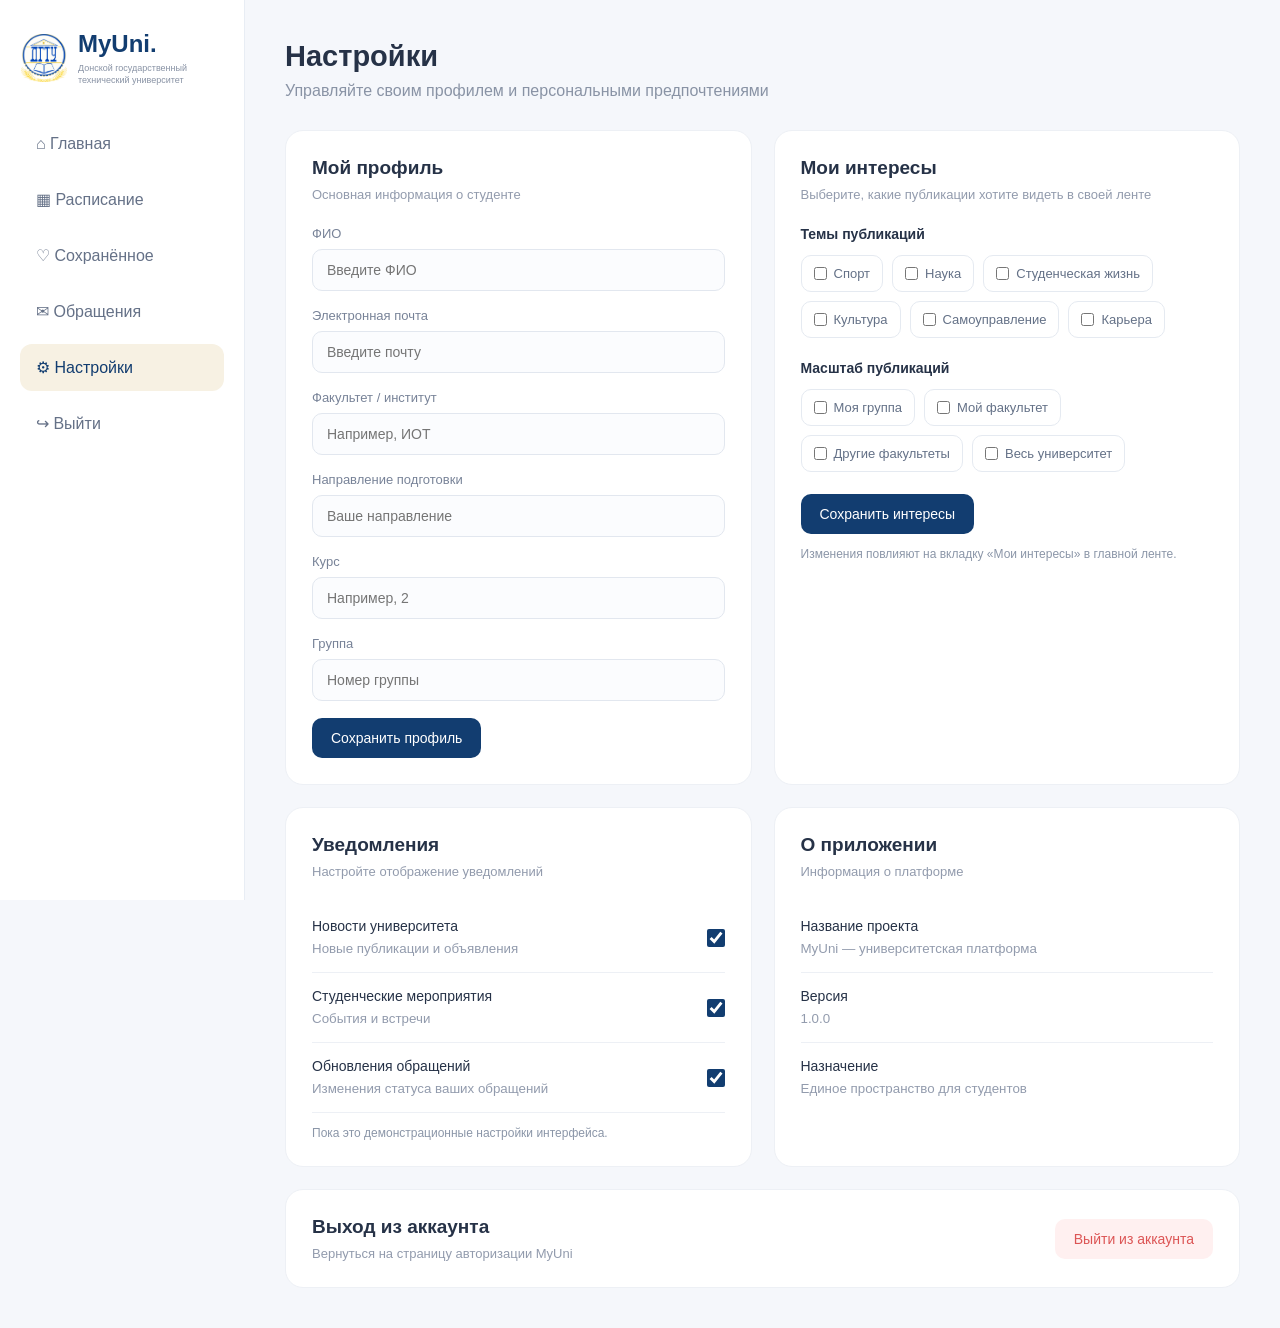
<file: alembic/html/settings.html>
<!DOCTYPE html>
<html lang="ru">
<head>
    <meta charset="UTF-8">
    <meta name="viewport" content="width=device-width, initial-scale=1.0">
    <title>Настройки | MyUni</title>

    <style>
        * {
            box-sizing: border-box;
            margin: 0;
            padding: 0;
            font-family: Arial, sans-serif;
        }

        body {
            background: #f5f7fb;
            color: #263247;
        }

        .sidebar {
            width: 245px;
            height: 100vh;
            position: fixed;
            left: 0;
            top: 0;
            background: white;
            padding: 30px 20px;
            border-right: 1px solid #e8edf4;
        }

        .logo {
    display: flex;
    align-items: center;
    gap: 10px;
    margin-bottom: 35px;
}

.logo img {
    width: 48px;
    height: 48px;
    object-fit: contain;
    flex-shrink: 0;
}

.logo-text {
    display: flex;
    flex-direction: column;
    gap: 4px;
}

.logo-name {
    font-size: 24px;
    font-weight: bold;
    color: #123D70;
}

.logo-description {
    font-size: 9px;
    line-height: 1.35;
    color: #8993a5;
}

        .menu a {
            display: block;
            padding: 14px 16px;
            margin-bottom: 9px;
            text-decoration: none;
            color: #657187;
            border-radius: 12px;
            transition: 0.2s;
        }

        .menu a:hover,
        .menu a.active {
            background: #F7F1E3;
            color: #123D70;
        }

        .main {
            margin-left: 245px;
            padding: 40px;
            max-width: 1250px;
        }

        .header {
            margin-bottom: 30px;
        }

        .header h1 {
            font-size: 29px;
            margin-bottom: 9px;
        }

        .header p {
            color: #8993a5;
        }

        .settings-grid {
            display: grid;
            grid-template-columns: 1fr 1fr;
            gap: 22px;
        }

        .card {
            background: white;
            border-radius: 18px;
            padding: 26px;
            border: 1px solid #edf0f5;
        }

        .card h2 {
            font-size: 19px;
            margin-bottom: 8px;
        }

        .card-description {
            color: #929bad;
            font-size: 13px;
            margin-bottom: 24px;
        }

        .field {
            margin-bottom: 17px;
        }

        .field label {
            display: block;
            font-size: 13px;
            color: #788398;
            margin-bottom: 8px;
        }

        .field input {
            width: 100%;
            padding: 12px 14px;
            border: 1px solid #e2e7ef;
            border-radius: 10px;
            font-size: 14px;
            outline: none;
            background: #fbfcfe;
        }

        .field input:focus {
            border-color: #185A96;
            background: white;
        }

        .button {
            border: none;
            padding: 12px 19px;
            border-radius: 10px;
            background: #123D70;
            color: white;
            cursor: pointer;
            font-size: 14px;
            transition: 0.2s;
        }

        .button:hover {
            background: #185A96;
        }

        .interest-group {
            margin-bottom: 22px;
        }

        .interest-group h3 {
            font-size: 14px;
            margin-bottom: 13px;
        }

        .options {
            display: flex;
            flex-wrap: wrap;
            gap: 9px;
        }

        .option {
            display: flex;
            align-items: center;
            gap: 7px;
            padding: 10px 12px;
            border: 1px solid #e5eaf1;
            border-radius: 10px;
            color: #647187;
            font-size: 13px;
            cursor: pointer;
        }

        .option:has(input:checked) {
            background: #F7F1E3;
            border-color: #D9A83E;
            color: #123D70;
        }

        .option input {
            accent-color: #123D70;
        }

        .notice {
            color: #8b96a8;
            font-size: 12px;
            margin-top: 13px;
        }

        .notification-item {
            display: flex;
            justify-content: space-between;
            align-items: center;
            padding: 15px 0;
            border-bottom: 1px solid #edf0f5;
            gap: 15px;
        }

        .notification-item:last-child {
            border-bottom: none;
        }

        .notification-item p {
            font-size: 14px;
            margin-bottom: 5px;
        }

        .notification-item small {
            color: #929bad;
        }

        .notification-item input {
            width: 18px;
            height: 18px;
            accent-color: #123D70;
            cursor: pointer;
        }

        .logout-card {
            margin-top: 22px;
            display: flex;
            justify-content: space-between;
            align-items: center;
            gap: 20px;
        }

        .logout-card p {
            color: #929bad;
            font-size: 13px;
            margin-top: 7px;
        }

        .logout-button {
            background: #fff0f0;
            color: #dc5555;
        }

        .logout-button:hover {
            background: #ffe0e0;
        }

        .message {
            margin-top: 13px;
            color: #218653;
            font-size: 13px;
            display: none;
        }

        @media (max-width: 850px) {
            .sidebar {
                width: 190px;
            }

            .main {
                margin-left: 190px;
                padding: 25px;
            }

            .settings-grid {
                grid-template-columns: 1fr;
            }
        }

        @media (max-width: 600px) {
            .sidebar {
                position: static;
                width: 100%;
                height: auto;
                padding: 18px;
            }

            .logo {
                margin-bottom: 15px;
            }

            .menu {
                display: flex;
                flex-wrap: wrap;
                gap: 5px;
            }

            .menu a {
                padding: 9px;
                margin: 0;
                font-size: 13px;
            }

            .main {
                margin-left: 0;
                padding: 20px;
            }

            .logout-card {
                align-items: flex-start;
                flex-direction: column;
            }
        }
    </style>
</head>

<body>

    <aside class="sidebar">
        <div class="logo">
    <img src="dgtu-logo.png" alt="Логотип ДГТУ">

    <div class="logo-text">
        <span class="logo-name">MyUni.</span>
        <span class="logo-description">
            Донской государственный<br>
            технический университет
        </span>
    </div>
</div>

        <nav class="menu">
            <a href="home.html">⌂ Главная</a>
            <a href="schedule.html">▦ Расписание</a>
            <a href="saved.html">♡ Сохранённое</a>
            <a href="appeals.html">✉ Обращения</a>
            <a href="settings.html" class="active">⚙ Настройки</a>
            <a href="login.html">↪ Выйти</a>
        </nav>
    </aside>

    <main class="main">

        <header class="header">
            <h1>Настройки</h1>
            <p>Управляйте своим профилем и персональными предпочтениями</p>
        </header>

        <div class="settings-grid">

            <!-- Профиль -->
            <section class="card">
                <h2>Мой профиль</h2>
                <p class="card-description">
                    Основная информация о студенте
                </p>

                <form id="profileForm">

                    <div class="field">
                        <label for="fullName">ФИО</label>
                        <input type="text" id="fullName"
                               placeholder="Введите ФИО" required>
                    </div>

                    <div class="field">
                        <label for="email">Электронная почта</label>
                        <input type="email" id="email"
                               placeholder="Введите почту" required>
                    </div>

                    <div class="field">
                        <label for="faculty">Факультет / институт</label>
                        <input type="text" id="faculty"
                               placeholder="Например, ИОТ">
                    </div>

                    <div class="field">
                        <label for="program">Направление подготовки</label>
                        <input type="text" id="program"
                               placeholder="Ваше направление">
                    </div>

                    <div class="field">
                        <label for="course">Курс</label>
                        <input type="number" id="course"
                               min="1" max="6" placeholder="Например, 2">
                    </div>

                    <div class="field">
                        <label for="group">Группа</label>
                        <input type="text" id="group"
                               placeholder="Номер группы">
                    </div>

                    <button type="submit" class="button">
                        Сохранить профиль
                    </button>

                    <p class="message" id="profileMessage">
                        Данные профиля сохранены!
                    </p>

                </form>
            </section>

            <!-- Интересы -->
            <section class="card">
                <h2>Мои интересы</h2>
                <p class="card-description">
                    Выберите, какие публикации хотите видеть в своей ленте
                </p>

                <form id="interestsForm">

                    <div class="interest-group">
                        <h3>Темы публикаций</h3>

                        <div class="options">
                            <label class="option">
                                <input type="checkbox" name="topic" value="sport">
                                Спорт
                            </label>

                            <label class="option">
                                <input type="checkbox" name="topic" value="science">
                                Наука
                            </label>

                            <label class="option">
                                <input type="checkbox" name="topic" value="social">
                                Студенческая жизнь
                            </label>

                            <label class="option">
                                <input type="checkbox" name="topic" value="culture">
                                Культура
                            </label>

                            <label class="option">
                                <input type="checkbox" name="topic" value="student">
                                Самоуправление
                            </label>

                            <label class="option">
                                <input type="checkbox" name="topic" value="career">
                                Карьера
                            </label>
                        </div>
                    </div>

                    <div class="interest-group">
                        <h3>Масштаб публикаций</h3>

                        <div class="options">
                            <label class="option">
                                <input type="checkbox" name="scope" value="group">
                                Моя группа
                            </label>

                            <label class="option">
                                <input type="checkbox" name="scope" value="faculty">
                                Мой факультет
                            </label>

                            <label class="option">
                                <input type="checkbox" name="scope" value="other_faculties">
                                Другие факультеты
                            </label>

                            <label class="option">
                                <input type="checkbox" name="scope" value="university">
                                Весь университет
                            </label>
                        </div>
                    </div>

                    <button type="submit" class="button">
                        Сохранить интересы
                    </button>

                    <p class="message" id="interestsMessage">
                        Интересы успешно обновлены!
                    </p>

                    <p class="notice">
                        Изменения повлияют на вкладку «Мои интересы» в главной ленте.
                    </p>

                </form>
            </section>

            <!-- Уведомления -->
            <section class="card">
                <h2>Уведомления</h2>
                <p class="card-description">
                    Настройте отображение уведомлений
                </p>

                <div class="notification-item">
                    <div>
                        <p>Новости университета</p>
                        <small>Новые публикации и объявления</small>
                    </div>
                    <input type="checkbox" id="newsNotifications" checked>
                </div>

                <div class="notification-item">
                    <div>
                        <p>Студенческие мероприятия</p>
                        <small>События и встречи</small>
                    </div>
                    <input type="checkbox" id="eventNotifications" checked>
                </div>

                <div class="notification-item">
                    <div>
                        <p>Обновления обращений</p>
                        <small>Изменения статуса ваших обращений</small>
                    </div>
                    <input type="checkbox" id="appealNotifications" checked>
                </div>

                <p class="notice">
                    Пока это демонстрационные настройки интерфейса.
                </p>
            </section>

            <!-- Информация -->
            <section class="card">
                <h2>О приложении</h2>
                <p class="card-description">
                    Информация о платформе
                </p>

                <div class="notification-item">
                    <div>
                        <p>Название проекта</p>
                        <small>MyUni — университетская платформа</small>
                    </div>
                </div>

                <div class="notification-item">
                    <div>
                        <p>Версия</p>
                        <small>1.0.0</small>
                    </div>
                </div>

                <div class="notification-item">
                    <div>
                        <p>Назначение</p>
                        <small>Единое пространство для студентов</small>
                    </div>
                </div>
            </section>

        </div>

        <section class="card logout-card">
            <div>
                <h2>Выход из аккаунта</h2>
                <p>Вернуться на страницу авторизации MyUni</p>
            </div>

            <button class="button logout-button" id="logoutButton">
                Выйти из аккаунта
            </button>
        </section>

    </main>

    <script>
        // Загружаем сохранённый профиль
        function loadProfile() {
            const profile = JSON.parse(
                localStorage.getItem("myUniProfile")
            ) || {};

            document.getElementById("fullName").value = profile.fullName || "";
            document.getElementById("email").value = profile.email || "";
            document.getElementById("faculty").value = profile.faculty || "";
            document.getElementById("program").value = profile.program || "";
            document.getElementById("course").value = profile.course || "";
            document.getElementById("group").value = profile.group || "";
        }

        // Сохраняем профиль
        document.getElementById("profileForm").addEventListener("submit", function(event) {
            event.preventDefault();

            const profile = {
                fullName: document.getElementById("fullName").value.trim(),
                email: document.getElementById("email").value.trim(),
                faculty: document.getElementById("faculty").value.trim(),
                program: document.getElementById("program").value.trim(),
                course: document.getElementById("course").value,
                group: document.getElementById("group").value.trim()
            };

            localStorage.setItem("myUniProfile", JSON.stringify(profile));

            const message = document.getElementById("profileMessage");
            message.style.display = "block";
        });

        // Загружаем сохранённые интересы
        function loadInterests() {
            const preferences = JSON.parse(
                localStorage.getItem("myUniPreferences")
            ) || { topics: [], scopes: [] };

            document.querySelectorAll('input[name="topic"]').forEach(function(input) {
                input.checked = preferences.topics.includes(input.value);
            });

            document.querySelectorAll('input[name="scope"]').forEach(function(input) {
                input.checked = preferences.scopes.includes(input.value);
            });
        }

        // Сохраняем новые интересы
        document.getElementById("interestsForm").addEventListener("submit", function(event) {
            event.preventDefault();

            const topics = [];
            const scopes = [];

            document.querySelectorAll('input[name="topic"]:checked').forEach(function(input) {
                topics.push(input.value);
            });

            document.querySelectorAll('input[name="scope"]:checked').forEach(function(input) {
                scopes.push(input.value);
            });

            if (topics.length === 0 || scopes.length === 0) {
                alert("Выберите хотя бы одну тему и один масштаб публикаций.");
                return;
            }

            const preferences = {
                topics: topics,
                scopes: scopes
            };

            localStorage.setItem("myUniPreferences", JSON.stringify(preferences));

            document.getElementById("interestsMessage").style.display = "block";
        });

        // Загружаем настройки при открытии страницы
        loadProfile();
        loadInterests();

        // Переход на страницу входа
        document.getElementById("logoutButton").addEventListener("click", function() {
            window.location.href = "login.html";
        });
    </script>

</body>
</html>
</file>
